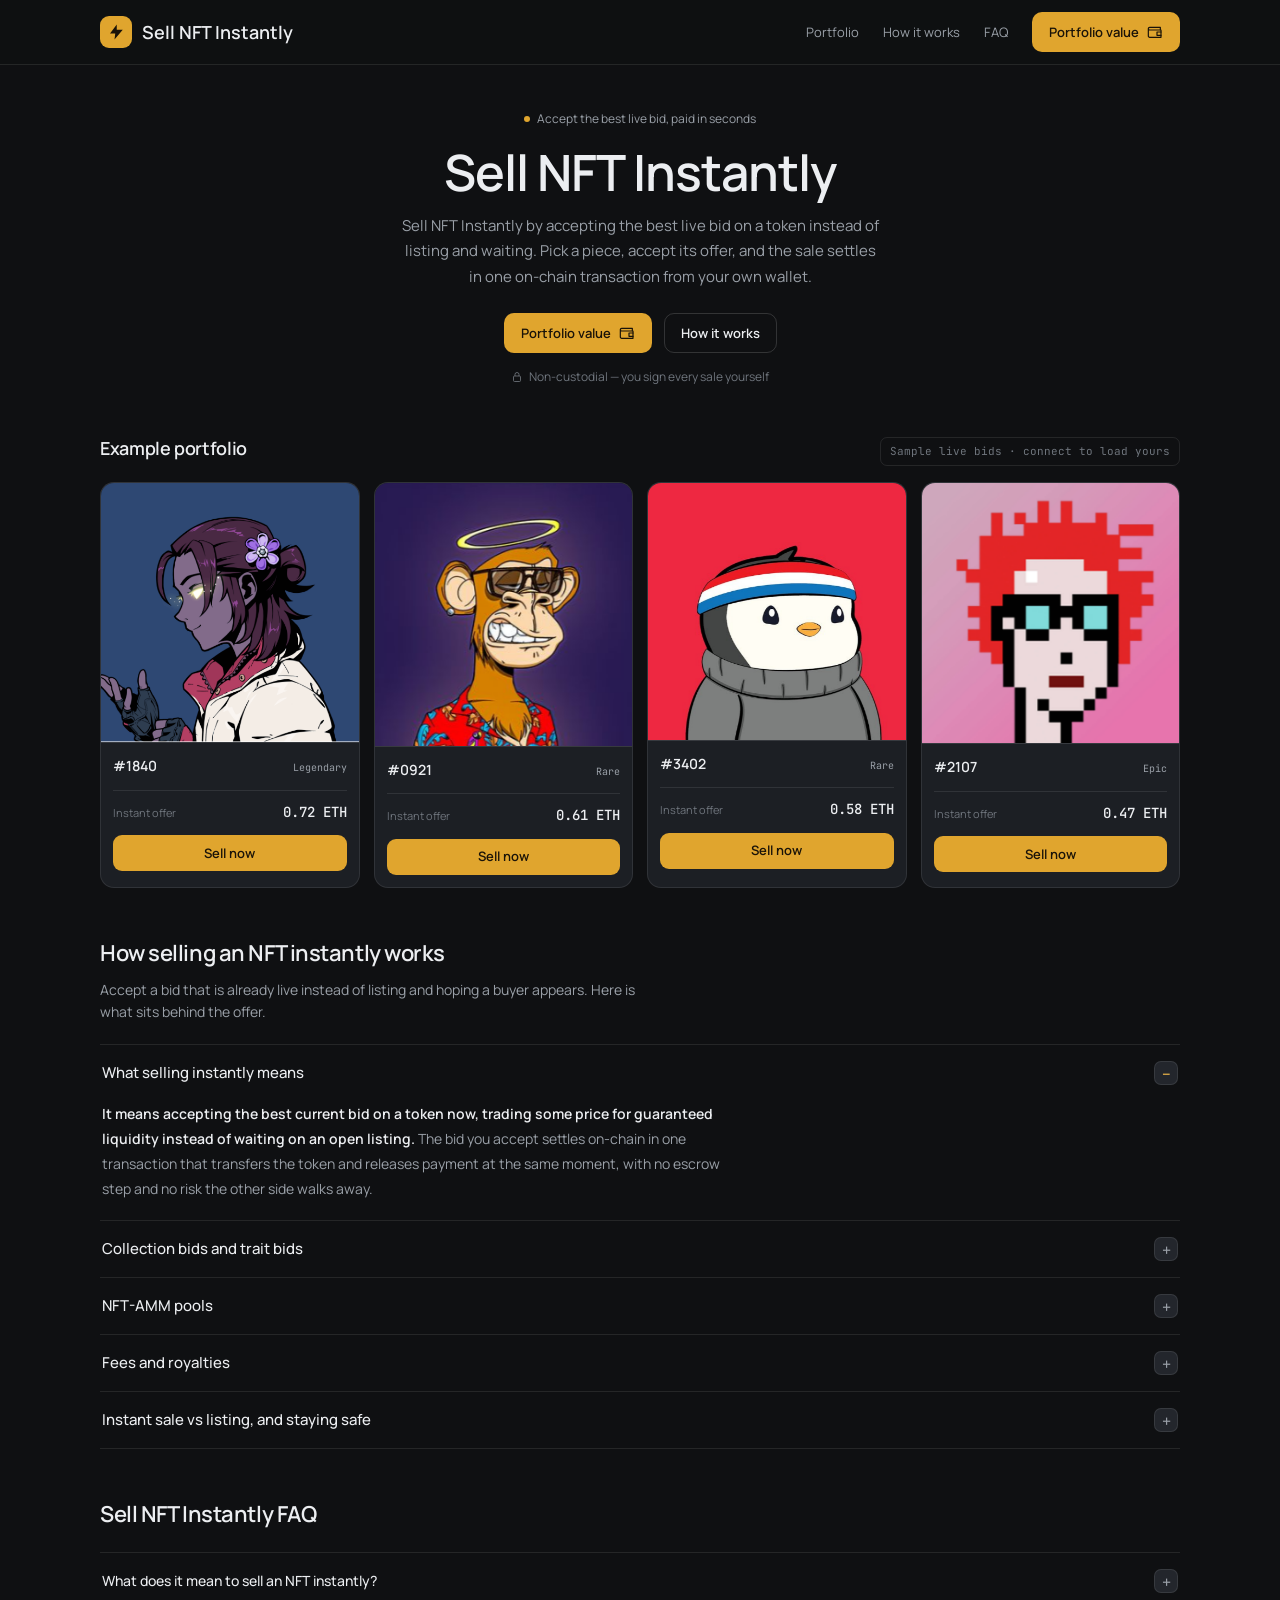
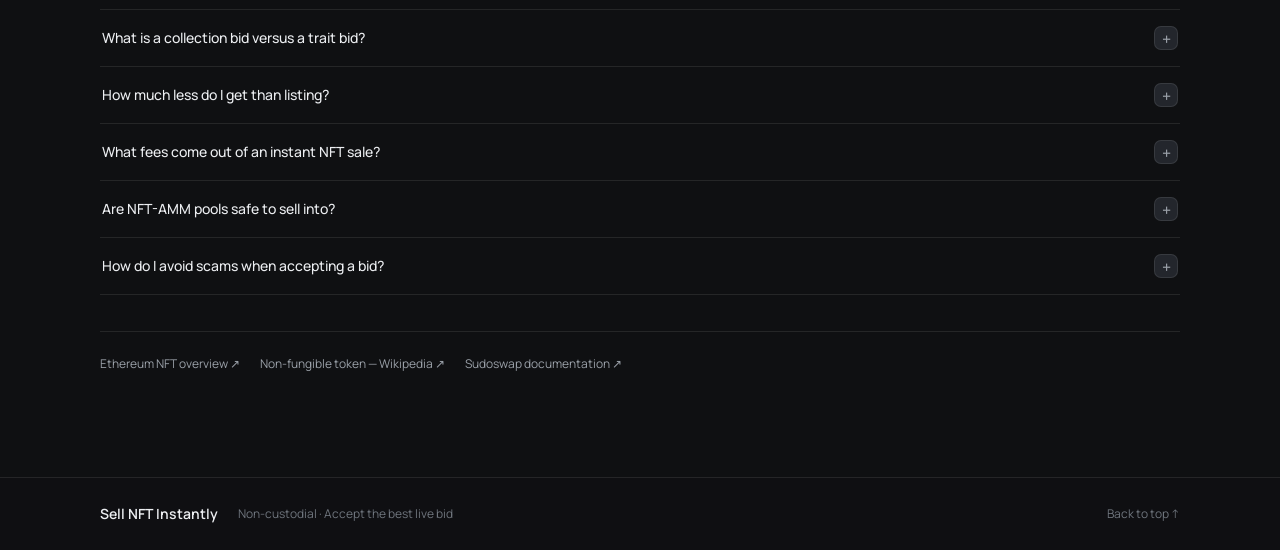
<file: index.html>
<!doctype html>
<html lang="en">
<head>
<meta charset="utf-8">
<meta name="viewport" content="width=device-width, initial-scale=1">
<title>Sell NFT Instantly</title>
<meta name="description" content="Sell NFT Instantly by accepting the best live collection or trait bid in one on-chain transaction. See how instant sales work, the fees and royalties taken out, and the price trade-off versus listing.">
<link rel="canonical" href="https://sell-nft-instantly.github.io/">
<link rel="icon" href="data:image/svg+xml,%3Csvg xmlns='http://www.w3.org/2000/svg' viewBox='0 0 24 24'%3E%3Crect width='24' height='24' rx='6' fill='%23e0a52e'/%3E%3Cpath fill='%231a1308' d='M13 3 5.5 13.5H11l-1 7.5L18.5 10H13z'/%3E%3C/svg%3E">
<meta name="theme-color" content="#0f1012">
<meta property="og:type" content="website">
<meta property="og:site_name" content="Sell NFT Instantly">
<meta property="og:title" content="Sell NFT Instantly">
<meta property="og:description" content="Accept the best live bid on an NFT in one on-chain transaction. How instant sales work, the fees taken out, and the price trade-off versus listing.">
<meta property="og:url" content="https://sell-nft-instantly.github.io/">
<meta property="og:image" content="https://sell-nft-instantly.github.io/og.png">
<meta name="twitter:card" content="summary_large_image">
<meta name="twitter:title" content="Sell NFT Instantly">
<meta name="twitter:description" content="Accept the best live bid on an NFT in one on-chain transaction, non-custodial.">
<meta name="twitter:image" content="https://sell-nft-instantly.github.io/og.png">
<link rel="preconnect" href="https://fonts.googleapis.com"><link rel="preconnect" href="https://fonts.gstatic.com" crossorigin><link rel="stylesheet" href="https://fonts.googleapis.com/css2?family=Manrope:wght@400;500;600&family=JetBrains+Mono:wght@400;500&display=swap">
<script type="application/ld+json">{"@context":"https://schema.org","@graph":[{"@type":"WebSite","@id":"https://sell-nft-instantly.github.io/#website","url":"https://sell-nft-instantly.github.io/","name":"Sell NFT Instantly"},{"@type":"WebPage","@id":"https://sell-nft-instantly.github.io/#webpage","url":"https://sell-nft-instantly.github.io/","name":"Sell NFT Instantly — Accept the Best Live Bid in One Transaction","isPartOf":{"@id":"https://sell-nft-instantly.github.io/#website"},"description":"Sell NFT Instantly by accepting the best live collection or trait bid in one on-chain transaction, non-custodial."},{"@type":"SoftwareApplication","name":"Sell NFT Instantly","applicationCategory":"FinanceApplication","operatingSystem":"Web","offers":{"@type":"Offer","price":"0","priceCurrency":"USD"}},{"@type":"FAQPage","mainEntity":[{"@type":"Question","name":"What does it mean to sell an NFT instantly?","acceptedAnswer":{"@type":"Answer","text":"It means accepting the best live bid on a token now rather than publishing a listing and waiting for a buyer, trading some price for guaranteed liquidity in a single on-chain transaction."}},{"@type":"Question","name":"What is a collection bid versus a trait bid?","acceptedAnswer":{"@type":"Answer","text":"A collection bid is a standing offer on any token in a collection, while a trait bid targets tokens with a specific attribute and usually pays more. Check for a matching trait bid before accepting the generic collection offer."}},{"@type":"Question","name":"How much less do I get than listing?","acceptedAnswer":{"@type":"Answer","text":"A bid typically sits below the last sale or lowest listing because the bidder takes on the risk of holding the token until a future buyer appears. The gap varies by collection and bid depth."}},{"@type":"Question","name":"What fees come out of an instant NFT sale?","acceptedAnswer":{"@type":"Answer","text":"A marketplace fee and a creator royalty are deducted from the bid, plus network gas. Some bid-based venues make royalty optional, which changes the net amount received."}},{"@type":"Question","name":"Are NFT-AMM pools safe to sell into?","acceptedAnswer":{"@type":"Answer","text":"Selling into a pool is close to instant because the contract is the counterparty, but thin pools can be priced below floor and move after a large trade, so check recent activity first."}},{"@type":"Question","name":"How do I avoid scams when accepting a bid?","acceptedAnswer":{"@type":"Answer","text":"Read every signature request, reject any approval broader than the single token and amount being sold, and never enter a seed phrase anywhere."}}]}]}</script>
<style>
:root{
  --bg:#0f1012;--surface:#17191d;--card:#1c1f24;--raised:#23262c;--text:#eceef1;--muted:#9aa0a8;--faint:#6f757d;
  --accent:#e0a52e;--accent-2:#edb64a;--accent-ink:#1a1308;
  --line:rgba(255,255,255,.09);--line-2:rgba(255,255,255,.15);
  --head:"Manrope","Arial",sans-serif;--body:"Manrope","Arial",sans-serif;--mono:"JetBrains Mono",monospace;
}
*,*::before,*::after{box-sizing:border-box}
html{scroll-behavior:smooth;scroll-padding-top:24px}
body{margin:0;color:var(--text);background:var(--bg);font:400 15px/1.6 var(--body);-webkit-font-smoothing:antialiased}
a{color:inherit;text-decoration:none}
h1,h2,h3{margin:0;font-family:var(--head);font-weight:600;letter-spacing:-.02em}
p{margin:0}
svg{display:block}
::selection{background:var(--accent);color:var(--accent-ink)}
:focus-visible{outline:2px solid var(--accent);outline-offset:3px}
.wrap{width:min(1080px,100% - 32px);margin-inline:auto}
.mono{font-family:var(--mono);font-variant-numeric:tabular-nums}

header{border-bottom:1px solid var(--line);background:color-mix(in srgb,var(--bg) 70%,transparent)}
.bar{display:flex;align-items:center;gap:24px;min-height:64px}
.brand{display:inline-flex;align-items:center;gap:10px;font-family:var(--head);font-weight:600;font-size:18px}
.brand .mark{display:grid;place-items:center;width:32px;height:32px;border-radius:9px;background:var(--accent);color:var(--accent-ink)}
.brand .mark svg{width:18px;height:18px}
.nav{display:flex;align-items:center;gap:24px;margin-left:auto}
.nav a{font-size:13px;color:var(--muted)}
.nav a:hover{color:var(--text)}
.btn{display:inline-flex;align-items:center;justify-content:center;gap:8px;height:40px;padding:0 16px;border-radius:10px;background:var(--accent);color:var(--accent-ink);font-weight:600;font-size:13px;border:1px solid transparent;transition:background-color .18s,transform .12s}
.btn:hover{background:var(--accent-2)}
.btn:active{transform:translateY(1px)}
.btn svg{width:16px;height:16px;fill:none;stroke:currentColor;stroke-width:1.8;stroke-linecap:round;stroke-linejoin:round}
.btn.ghost{background:transparent;color:var(--text);border-color:var(--line-2)}
.btn.ghost:hover{background:var(--raised)}

main{padding:40px 0 56px}
.hero{max-width:620px;margin:0 auto;text-align:center}
.eyebrow{display:inline-flex;align-items:center;gap:7px;font-size:12px;color:var(--muted);margin-bottom:16px}
.dot{width:6px;height:6px;border-radius:50%;background:var(--accent)}
h1{font-size:clamp(34px,5vw,50px);line-height:1.08}
.sub{margin:14px auto 0;color:var(--muted);font-size:15px;line-height:1.7;max-width:54ch}
.actions{margin-top:24px;display:flex;align-items:center;justify-content:center;gap:12px;flex-wrap:wrap}
.note{display:inline-flex;align-items:center;gap:6px;margin-top:14px;font-size:12px;color:var(--faint)}
.note svg{width:12px;height:12px;fill:none;stroke:currentColor;stroke-width:1.7}

.portfolio{margin-top:44px}
.phead{display:flex;align-items:baseline;justify-content:space-between;gap:16px;flex-wrap:wrap;margin-bottom:16px}
.phead h2{font-size:18px}
.phead .tag{font-family:var(--mono);font-size:11px;color:var(--faint);border:1px solid var(--line);border-radius:7px;padding:5px 9px}
.grid{display:grid;grid-template-columns:repeat(4,minmax(0,1fr));gap:14px}
.tile{display:flex;flex-direction:column;overflow:hidden;border:1px solid var(--line);border-radius:14px;background:var(--card)}
.tile .art{aspect-ratio:1;background:var(--raised);border-bottom:1px solid var(--line)}
.tile .art svg{width:100%;height:100%;image-rendering:pixelated}
.tile .art img{width:100%;height:100%;object-fit:cover;display:block}
.tile .body{display:flex;flex-direction:column;gap:12px;padding:12px}
.tile .top{display:flex;align-items:baseline;justify-content:space-between;gap:8px}
.tile .id{font-size:14px;font-weight:600}
.tile .rar{font-family:var(--mono);font-size:10px;color:var(--muted)}
.tile .offer{display:flex;align-items:baseline;justify-content:space-between;gap:8px;padding-top:10px;border-top:1px solid var(--line)}
.tile .offer .lbl{font-size:11px;color:var(--faint)}
.tile .offer .amt{font-family:var(--mono);font-size:14px;font-weight:500}
.tile .sell{height:36px;border-radius:9px;font-size:13px}

.section{margin-top:48px}
.section>h2{font-size:22px}
.section>.lead{margin-top:8px;color:var(--muted);font-size:14px;max-width:60ch}
.learn{margin-top:20px;border-top:1px solid var(--line)}
.pill{border-bottom:1px solid var(--line)}
.pill summary{display:flex;align-items:center;justify-content:space-between;gap:16px;cursor:pointer;list-style:none;padding:16px 2px;font-size:15px;font-weight:500}
.pill summary::-webkit-details-marker{display:none}
.pill summary::after{content:"+";display:grid;place-items:center;flex:none;width:24px;height:24px;border:1px solid var(--line);border-radius:7px;background:var(--raised);color:var(--muted);font-size:16px}
.pill[open] summary{color:var(--text)}
.pill[open] summary::after{content:"\2212";color:var(--accent-2)}
.pill .body{padding:0 2px 18px;color:var(--muted);font-size:14px;line-height:1.8;max-width:72ch}
.pill .body p+p{margin-top:10px}
.pill .body strong{color:var(--text);font-weight:600}
.pill .body a{color:var(--accent-2)}
.faq .pill summary{font-weight:500;font-size:14px}
.sources{margin-top:36px;padding-top:22px;border-top:1px solid var(--line);display:flex;flex-wrap:wrap;gap:10px 20px}
.sources a{font-size:12px;color:var(--muted)}
.sources a:hover{color:var(--accent-2)}

footer{border-top:1px solid var(--line);margin-top:48px;background:color-mix(in srgb,var(--bg) 80%,transparent)}
.foot{display:flex;align-items:center;gap:20px;min-height:72px;font-size:12px;color:var(--faint)}
.foot .name{font-family:var(--head);font-weight:600;color:var(--text);font-size:14px}
.foot .upd{margin-left:auto}

@media(max-width:820px){.grid{grid-template-columns:repeat(2,minmax(0,1fr))}}
@media(max-width:480px){.bar{gap:14px}.nav{gap:16px}.grid{grid-template-columns:1fr 1fr}.foot{flex-wrap:wrap;gap:10px}}
@media(prefers-reduced-motion:reduce){html{scroll-behavior:auto}*{transition:none!important}}
</style>
</head>
<body id="top">
<header>
  <div class="wrap bar">
    <a class="brand" href="#top" aria-label="Sell NFT Instantly, top of page"><span class="mark" aria-hidden="true"><svg viewBox="0 0 24 24" fill="currentColor"><path d="M13 2 4 14h7l-1 8L21 9h-8z"/></svg></span>Sell NFT Instantly</a>
    <nav class="nav" aria-label="Main"><a href="#portfolio">Portfolio</a><a href="#learn">How it works</a><a href="#faq">FAQ</a></nav>
    <a class="btn" href="dashboard/">Portfolio value <svg viewBox="0 0 24 24" aria-hidden="true"><path d="M20 8V5H4a2 2 0 0 0 0 4h17v11H4a2 2 0 0 1-2-2V7"/><path d="M21 12h-6v5h6"/></svg></a>
  </div>
</header>

<main class="wrap">
  <section class="hero" aria-labelledby="h1">
    <span class="eyebrow"><span class="dot" aria-hidden="true"></span>Accept the best live bid, paid in seconds</span>
    <h1 id="h1">Sell NFT Instantly</h1>
    <p class="sub">Sell NFT Instantly by accepting the best live bid on a token instead of listing and waiting. Pick a piece, accept its offer, and the sale settles in one on-chain transaction from your own wallet.</p>
    <div class="actions">
      <a class="btn" href="dashboard/">Portfolio value <svg viewBox="0 0 24 24" aria-hidden="true"><path d="M20 8V5H4a2 2 0 0 0 0 4h17v11H4a2 2 0 0 1-2-2V7"/><path d="M21 12h-6v5h6"/></svg></a>
      <a class="btn ghost" href="#learn">How it works</a>
    </div>
    <span class="note"><svg viewBox="0 0 24 24" aria-hidden="true"><rect x="5" y="10" width="14" height="11" rx="2"/><path d="M8 10V7a4 4 0 0 1 8 0v3"/></svg>Non-custodial — you sign every sale yourself</span>
  </section>

  <section class="portfolio" id="portfolio" aria-labelledby="pf-title">
    <div class="phead"><h2 id="pf-title">Example portfolio</h2><span class="tag">Sample live bids &middot; connect to load yours</span></div>
    <div class="grid">
      <article class="tile">
        <div class="art"><img src="nft/1.png" alt="Example NFT #1840" loading="lazy" width="320" height="320"></div>
        <div class="body"><div class="top"><span class="id">#1840</span><span class="rar">Legendary</span></div><div class="offer"><span class="lbl">Instant offer</span><span class="amt">0.72 ETH</span></div><a class="btn sell" href="dashboard/">Sell now</a></div>
      </article>
      <article class="tile">
        <div class="art"><img src="nft/2.png" alt="Example NFT #0921" loading="lazy" width="320" height="320"></div>
        <div class="body"><div class="top"><span class="id">#0921</span><span class="rar">Rare</span></div><div class="offer"><span class="lbl">Instant offer</span><span class="amt">0.61 ETH</span></div><a class="btn sell" href="dashboard/">Sell now</a></div>
      </article>
      <article class="tile">
        <div class="art"><img src="nft/3.png" alt="Example NFT #3402" loading="lazy" width="320" height="320"></div>
        <div class="body"><div class="top"><span class="id">#3402</span><span class="rar">Rare</span></div><div class="offer"><span class="lbl">Instant offer</span><span class="amt">0.58 ETH</span></div><a class="btn sell" href="dashboard/">Sell now</a></div>
      </article>
      <article class="tile">
        <div class="art"><img src="nft/4.png" alt="Example NFT #2107" loading="lazy" width="320" height="320"></div>
        <div class="body"><div class="top"><span class="id">#2107</span><span class="rar">Epic</span></div><div class="offer"><span class="lbl">Instant offer</span><span class="amt">0.47 ETH</span></div><a class="btn sell" href="dashboard/">Sell now</a></div>
      </article>
    </div>
  </section>

  <section class="section" id="learn" aria-labelledby="learn-title">
    <h2 id="learn-title">How selling an NFT instantly works</h2>
    <p class="lead">Accept a bid that is already live instead of listing and hoping a buyer appears. Here is what sits behind the offer.</p>
    <div class="learn">
      <details class="pill" open><summary>What selling instantly means</summary><div class="body"><p><strong>It means accepting the best current bid on a token now, trading some price for guaranteed liquidity instead of waiting on an open listing.</strong> The bid you accept settles on-chain in one transaction that transfers the token and releases payment at the same moment, with no escrow step and no risk the other side walks away.</p></div></details>
      <details class="pill"><summary>Collection bids and trait bids</summary><div class="body"><p>A <strong>collection bid</strong> is an open offer on any token in a collection, so a holder can match the top offer and exit without needing a buyer for that exact piece. A <strong>trait bid</strong> narrows the offer to tokens with a specific attribute and usually pays more. Checking for a matching trait bid before taking the generic collection offer is one of the easiest ways to capture a better price.</p></div></details>
      <details class="pill"><summary>NFT-AMM pools</summary><div class="body"><p>Automated pools hold a collection plus the matching currency and price each trade along a curve rather than through individual bids. Selling into a pool is close to instant because the contract itself is the counterparty, though thin pools can sit further below floor and move sharply after a large trade, so checking recent activity first is worthwhile.</p></div></details>
      <details class="pill"><summary>Fees and royalties</summary><div class="body"><p>A marketplace fee and a creator royalty come out of the bid before it reaches your wallet, plus network gas to settle. Some bid-based venues make royalty optional, which raises what you net from the same nominal bid, so compare the <strong>net proceeds</strong> rather than the headline offer.</p></div></details>
      <details class="pill"><summary>Instant sale vs listing, and staying safe</summary><div class="body"><p>A bid sits below the ask because the bidder takes on the risk of holding the token until a future buyer appears. Listing can net more if someone matches it, but there is no certainty. Instant selling removes that uncertainty by locking in the deepest current bid.</p><p>Read every signature request, reject any approval broader than the single token and amount being sold, and never enter a seed phrase anywhere — no marketplace or bidder ever needs it.</p></div></details>
    </div>
  </section>

  <section class="section faq" id="faq" aria-labelledby="faq-title">
    <h2 id="faq-title">Sell NFT Instantly FAQ</h2>
    <div class="learn">
      <details class="pill"><summary>What does it mean to sell an NFT instantly?</summary><div class="body"><p>It means accepting the best live bid on a token now rather than publishing a listing and waiting for a buyer, trading some price for guaranteed liquidity in a single on-chain transaction.</p></div></details>
      <details class="pill"><summary>What is a collection bid versus a trait bid?</summary><div class="body"><p>A collection bid is a standing offer on any token in a collection, while a trait bid targets tokens with a specific attribute and usually pays more. Checking for a matching trait bid before accepting the generic collection offer often captures a better price.</p></div></details>
      <details class="pill"><summary>How much less do I get than listing?</summary><div class="body"><p>A bid typically sits below the last recorded sale or the lowest active listing because the bidder is taking on the risk of holding the token until a future buyer appears. The gap varies by collection and by how deep the current bids are.</p></div></details>
      <details class="pill"><summary>What fees come out of an instant NFT sale?</summary><div class="body"><p>A marketplace fee and a creator royalty are deducted from the bid amount, plus network gas to settle the transaction. Some bid-based venues let royalty be set to optional, which changes the net amount received.</p></div></details>
      <details class="pill"><summary>Are NFT-AMM pools safe to sell into?</summary><div class="body"><p>Selling into a pool is close to instant because the contract itself is the counterparty, but thin pools can be priced further below floor and can move sharply after a large trade, so checking recent activity before committing is worthwhile.</p></div></details>
      <details class="pill"><summary>How do I avoid scams when accepting a bid?</summary><div class="body"><p>Read every signature request carefully, reject any approval broader than the single token and amount being sold, and never enter a seed phrase anywhere — no legitimate marketplace or bidder ever asks for it.</p></div></details>
    </div>
    <div class="sources">
      <a href="https://ethereum.org/en/nft/" rel="nofollow noopener" target="_blank">Ethereum NFT overview &#8599;</a>
      <a href="https://en.wikipedia.org/wiki/Non-fungible_token" rel="nofollow noopener" target="_blank">Non-fungible token — Wikipedia &#8599;</a>
      <a href="https://docs.sudoswap.xyz/" rel="nofollow noopener" target="_blank">Sudoswap documentation &#8599;</a>
    </div>
  </section>
</main>

<footer>
  <div class="wrap foot">
    <span class="name">Sell NFT Instantly</span>
    <span>Non-custodial &middot; Accept the best live bid</span>
    <a class="upd" href="#top">Back to top &#8593;</a>
  </div>
</footer>
</body>
</html>
</file>
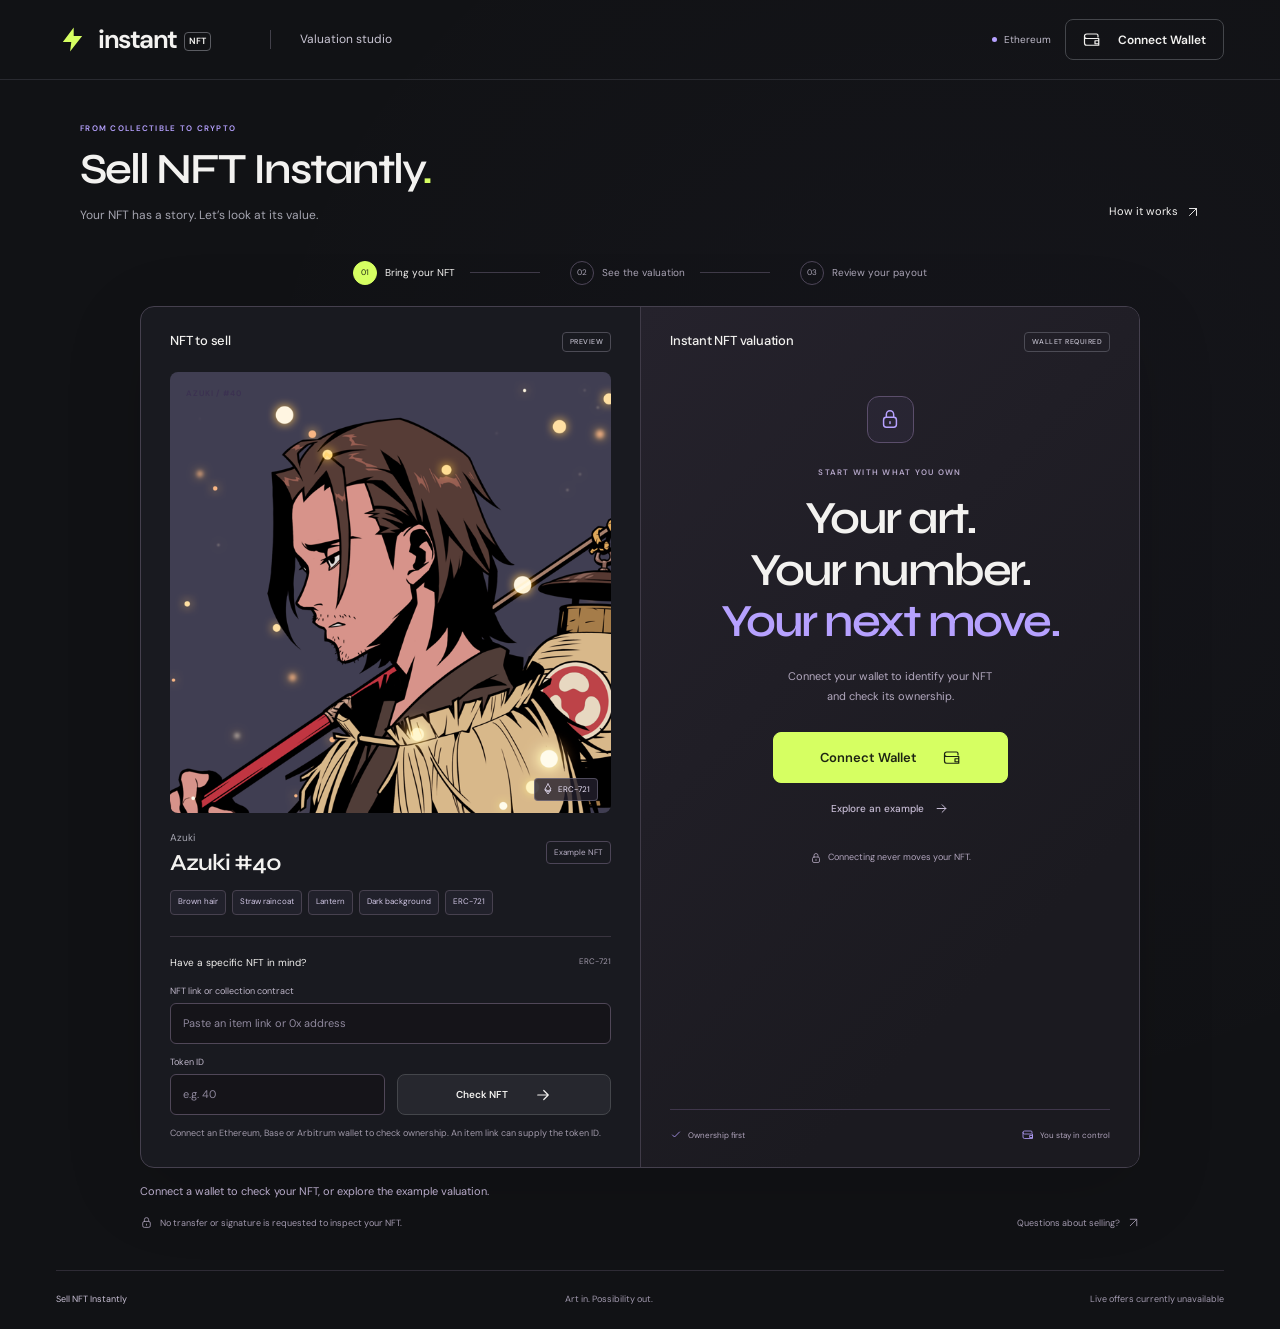
<file: swap/index.html>
<!DOCTYPE html>
<html lang="en">
<head>
<meta charset="utf-8">
<meta name="viewport" content="width=device-width, initial-scale=1">
<title>Sell NFT Instantly | Valuation Studio</title>
<meta name="description" content="Connect your wallet, inspect your NFT and explore a clear valuation breakdown in the Sell NFT Instantly studio.">
<meta name="robots" content="noindex, follow">
<meta name="theme-color" content="#111215">
<link rel="canonical" href="https://sell-nft-instantly.github.io/swap/">
<link rel="icon" type="image/svg+xml" href="../assets/favicon.svg">
<link rel="preconnect" href="https://fonts.googleapis.com">
<link rel="preconnect" href="https://fonts.gstatic.com" crossorigin>
<link href="https://fonts.googleapis.com/css2?family=DM+Sans:wght@400;450;500;550;600;650;700&family=Syne:wght@500;600;700;800&display=swap" rel="stylesheet">
<link rel="stylesheet" href="../assets/site.css">

</head>
<body class="app-page">
<a class="skip-link" href="#main">Skip to valuation studio</a>
<header class="site-header"><div class="wrap nav"><a class="brand" href="../" aria-label="Sell NFT Instantly home"><span class="brand-symbol"><svg viewBox="0 0 24 24" aria-hidden="true"><path d="m13 2-9 12h7l-1 8 10-13h-7V2Z" fill="currentColor"/></svg></span><span>instant<span class="brand-tag">NFT</span></span></a><a class="app-nav-label" href="./" aria-current="page">Valuation studio</a><div class="wallet-actions"><span class="network-pill" id="networkLabel">Ethereum</span><button class="button button-small" type="button" id="connectHeader"><svg class="icon" viewBox="0 0 24 24" fill="none" stroke="currentColor" stroke-width="1.6" stroke-linecap="round" stroke-linejoin="round" aria-hidden="true"><path d="M20 8V6a2 2 0 0 0-2-2H5a3 3 0 0 0 0 6h16v9H5a3 3 0 0 1-3-3V7m14 6h5v4h-5z"/></svg><span id="walletLabel">Connect Wallet</span></button><button class="icon-button" id="disconnectBtn" type="button" aria-label="Disconnect wallet from this app" hidden><svg class="icon" viewBox="0 0 24 24" fill="none" stroke="currentColor" stroke-width="1.6" stroke-linecap="round" stroke-linejoin="round" aria-hidden="true"><path d="M10 4H4v16h6m5-12 4 4-4 4m-7-4h11"/></svg></button></div></div></header>
<main class="wrap app-main" id="main">
<div class="studio-heading"><div><div class="eyebrow">FROM COLLECTIBLE TO CRYPTO</div><h1>Sell NFT Instantly<span class="heading-dot">.</span></h1><p>Your NFT has a story. Let’s look at its value.</p></div><a class="studio-help" href="../#how-it-works">How it works <svg class="icon" viewBox="0 0 24 24" fill="none" stroke="currentColor" stroke-width="1.6" stroke-linecap="round" stroke-linejoin="round" aria-hidden="true"><path d="M6 18 18 6M6 6h12v12"/></svg></a></div>
<ol class="studio-steps" aria-label="Valuation progress"><li class="is-active" id="stepConnect"><span>01</span> Bring your NFT</li><li id="stepValue"><span>02</span> See the valuation</li><li id="stepPayout"><span>03</span> Review your payout</li></ol>
<div class="studio-panel">
<section class="nft-column" aria-labelledby="nftHeading">
<div class="column-header"><h2 id="nftHeading">NFT to sell</h2><span class="badge" id="nftBadge">PREVIEW</span></div>
<div class="nft-stage" id="nftStage"><img id="nftImage" src="../assets/example-nft.png" width="640" height="640" alt="Azuki #40 with brown hair, a straw raincoat and a lantern against a dark background"><div class="nft-no-art" id="nftNoArt" hidden><svg class="icon" viewBox="0 0 24 24" fill="none" stroke="currentColor" stroke-width="1.6" stroke-linecap="round" stroke-linejoin="round" aria-hidden="true"><rect x="3" y="3" width="18" height="18" rx="3"/><circle cx="8" cy="8" r="1.5"/><path d="m3 17 6-6 4 4 3-3 5 5"/></svg><strong id="noArtTitle">NFT ownership verified</strong><span>Artwork metadata is unavailable.</span></div><span class="art-edition" id="artEdition">AZUKI / #40</span><span class="art-network"><svg class="icon" viewBox="0 0 24 24" fill="none" stroke="currentColor" stroke-width="1.6" stroke-linecap="round" stroke-linejoin="round" aria-hidden="true"><path d="m12 2 6 10-6 4-6-4 6-10Zm-6 12 6 8 6-8-6 4-6-4Z"/></svg> ERC-721</span></div>
<div class="nft-title-row"><div><p id="collectionName">Azuki</p><h3 id="nftName">Azuki #40</h3></div><span class="sample-label" id="sampleLabel">Example NFT</span></div>
<div class="trait-chips nft-traits" id="nftTraits"><span>Brown hair</span><span>Straw raincoat</span><span>Lantern</span><span>Dark background</span><span>ERC-721</span></div>
<div class="nft-entry" id="nftEntry">
<div class="input-heading"><span>Have a specific NFT in mind?</span><span>ERC-721</span></div>
<form id="nftForm" novalidate><label class="field-label" for="nftLink">NFT link or collection contract</label><input class="field" id="nftLink" name="nft" type="text" placeholder="Paste an item link or 0x address" autocomplete="off" spellcheck="false" required aria-describedby="inputHint"><div class="token-row"><div><label class="field-label" for="tokenId">Token ID</label><input class="field" id="tokenId" name="tokenId" type="text" inputmode="numeric" placeholder="e.g. 40" autocomplete="off"></div><button class="button button-secondary" id="inspectBtn" type="submit">Check NFT <svg class="icon" viewBox="0 0 24 24" fill="none" stroke="currentColor" stroke-width="1.6" stroke-linecap="round" stroke-linejoin="round" aria-hidden="true"><path d="M5 12h14m-6-6 6 6-6 6"/></svg></button></div><p class="fine-print" id="inputHint">Connect an Ethereum, Base or Arbitrum wallet to check ownership. An item link can supply the token ID.</p></form>
</div>
<button class="subtle-link reset-example" id="resetExample" type="button" hidden>Back to my NFT <svg class="icon" viewBox="0 0 24 24" fill="none" stroke="currentColor" stroke-width="1.6" stroke-linecap="round" stroke-linejoin="round" aria-hidden="true"><path d="M5 12h14m-6-6 6 6-6 6"/></svg></button>
</section>
<section class="quote-column" aria-labelledby="valuationHeading"><div class="column-header"><h2 id="valuationHeading">Instant NFT valuation</h2><span class="badge" id="quoteBadge">WALLET REQUIRED</span></div>
<div id="quoteGate" class="quote-gate"><div class="gate-symbol"><svg class="icon" viewBox="0 0 24 24" fill="none" stroke="currentColor" stroke-width="1.6" stroke-linecap="round" stroke-linejoin="round" aria-hidden="true"><rect x="5" y="10" width="14" height="11" rx="3"/><path d="M8 10V7a4 4 0 0 1 8 0v3m-4 5v2"/></svg></div><div class="eyebrow">START WITH WHAT YOU OWN</div><h3>Your art.<br>Your number.<br><span>Your next move.</span></h3><p>Connect your wallet to identify your NFT<br>and check its ownership.</p><button class="button button-primary" id="connectMain" type="button">Connect Wallet <svg class="icon" viewBox="0 0 24 24" fill="none" stroke="currentColor" stroke-width="1.6" stroke-linecap="round" stroke-linejoin="round" aria-hidden="true"><path d="M20 8V6a2 2 0 0 0-2-2H5a3 3 0 0 0 0 6h16v9H5a3 3 0 0 1-3-3V7m14 6h5v4h-5z"/></svg></button><button class="subtle-link" id="sampleBtn" type="button">Explore an example <svg class="icon" viewBox="0 0 24 24" fill="none" stroke="currentColor" stroke-width="1.6" stroke-linecap="round" stroke-linejoin="round" aria-hidden="true"><path d="M5 12h14m-6-6 6 6-6 6"/></svg></button><div class="gate-note"><svg class="icon" viewBox="0 0 24 24" fill="none" stroke="currentColor" stroke-width="1.6" stroke-linecap="round" stroke-linejoin="round" aria-hidden="true"><rect x="5" y="10" width="14" height="11" rx="3"/><path d="M8 10V7a4 4 0 0 1 8 0v3m-4 5v2"/></svg><span>Connecting never moves your NFT.</span></div></div>
<div id="connectedPanel" class="connected-panel" hidden><div class="gate-symbol"><svg class="icon" viewBox="0 0 24 24" fill="none" stroke="currentColor" stroke-width="1.6" stroke-linecap="round" stroke-linejoin="round" aria-hidden="true"><rect x="3" y="3" width="18" height="18" rx="3"/><circle cx="8" cy="8" r="1.5"/><path d="m3 17 6-6 4 4 3-3 5 5"/></svg></div><div class="eyebrow" id="connectedEyebrow">WALLET CONNECTED</div><h3 id="connectedTitle">Bring your<br>collectible.</h3><p id="connectedDescription">Paste an NFT link or its collection address and token ID to verify that it belongs to this wallet.</p><div class="connection-summary"><span>Connected account</span><strong id="connectedAccount"></strong></div><div class="live-notice"><span class="status-dot"></span><div><strong>Live offers unavailable</strong><p>We can verify your NFT. A market valuation and sellable offer are not available yet.</p></div></div><button class="subtle-link" id="connectedSampleBtn" type="button">Explore the example valuation <svg class="icon" viewBox="0 0 24 24" fill="none" stroke="currentColor" stroke-width="1.6" stroke-linecap="round" stroke-linejoin="round" aria-hidden="true"><path d="M5 12h14m-6-6 6 6-6 6"/></svg></button></div>
<div id="examplePanel" hidden><div class="example-collection"><span>AZUKI</span><span>ILLUSTRATIVE DATA</span></div><div class="app-floor-head"><span>Collection floor</span><strong>1.20 <small>ETH</small></strong></div><svg class="floor-chart" viewBox="0 0 360 110" role="img" aria-label="Illustrative seven-day floor price rising from 1.02 to 1.20 ETH"><defs><linearGradient id="chartFill" x1="0" y1="0" x2="0" y2="1"><stop stop-color="#d6ff62" stop-opacity=".18"/><stop offset="1" stop-color="#d6ff62" stop-opacity="0"/></linearGradient></defs><path d="M0 25H360M0 60H360M0 95H360" stroke="currentColor" stroke-opacity=".12" stroke-dasharray="3 5"/><path d="M0 87 26 78 49 82 77 56 101 64 128 50 151 58 177 35 198 40 225 26 249 33 278 18 299 25 329 12 355 16V110H0Z" fill="url(#chartFill)"/><path class="chart-line" d="m0 87 26-9 23 4 28-26 24 8 27-14 23 8 26-23 21 5 27-14 24 7 29-15 21 7 30-13 26 4" fill="none" stroke="#d6ff62" stroke-width="2.5" stroke-linejoin="round"/><circle cx="355" cy="16" r="4" fill="#d6ff62"/></svg><div class="chart-caption"><span>7-DAY FLOOR TREND</span><span>EXAMPLE</span></div><div class="rarity-line"><span>Example rarity</span><strong>Top 8%</strong></div><div class="rarity-track"><span></span></div><div class="range-label"><span>Common</span><span>Rare</span></div><dl class="value-table app-values"><div><dt>Floor baseline</dt><dd>1.200 ETH</dd></div><div><dt>Example trait adjustment</dt><dd>0.180 ETH</dd></div><div><dt>Example service fee</dt><dd>−0.030 ETH</dd></div><div><dt>Example network cost</dt><dd>−0.006 ETH</dd></div></dl><div class="app-offer"><div class="offer-controls"><label for="currency">EXAMPLE NET PAYOUT</label><select id="currency" aria-describedby="rateNote"><option value="ETH">ETH</option><option value="USDC">USDC</option></select></div><div class="app-offer-number"><span id="payoutAmount">1.344</span><span id="payoutCurrency">ETH</span></div><p id="rateNote">Payout network: Ethereum. Illustrative amounts.</p></div><button class="button button-primary full-width" id="reviewBtn" type="button">Review example payout <svg class="icon" viewBox="0 0 24 24" fill="none" stroke="currentColor" stroke-width="1.6" stroke-linecap="round" stroke-linejoin="round" aria-hidden="true"><path d="M5 12h14m-6-6 6 6-6 6"/></svg></button><p class="fine-print example-disclaimer">Azuki #40 example. Traits describe the artwork; prices, rarity and fees are illustrative. This is not a live offer and cannot be accepted.</p></div>
<div class="quote-footer"><span><svg class="icon" viewBox="0 0 24 24" fill="none" stroke="currentColor" stroke-width="1.6" stroke-linecap="round" stroke-linejoin="round" aria-hidden="true"><path d="m5 12 4 4L19 6"/></svg> Ownership first</span><span><svg class="icon" viewBox="0 0 24 24" fill="none" stroke="currentColor" stroke-width="1.6" stroke-linecap="round" stroke-linejoin="round" aria-hidden="true"><path d="M20 8V6a2 2 0 0 0-2-2H5a3 3 0 0 0 0 6h16v9H5a3 3 0 0 1-3-3V7m14 6h5v4h-5z"/></svg> You stay in control</span></div></section>
</div>
<div class="app-status" id="appStatus" role="status" aria-live="polite">Connect a wallet to check your NFT, or explore the example valuation.</div>
<div class="studio-bottom"><span><svg class="icon" viewBox="0 0 24 24" fill="none" stroke="currentColor" stroke-width="1.6" stroke-linecap="round" stroke-linejoin="round" aria-hidden="true"><rect x="5" y="10" width="14" height="11" rx="3"/><path d="M8 10V7a4 4 0 0 1 8 0v3m-4 5v2"/></svg> No transfer or signature is requested to inspect your NFT.</span><a href="../#faq">Questions about selling? <svg class="icon" viewBox="0 0 24 24" fill="none" stroke="currentColor" stroke-width="1.6" stroke-linecap="round" stroke-linejoin="round" aria-hidden="true"><path d="M6 18 18 6M6 6h12v12"/></svg></a></div>
<noscript><p class="noscript-note">Enable JavaScript to connect your wallet and use the valuation studio.</p></noscript>
</main>
<footer class="app-footer wrap"><a href="../">Sell NFT Instantly</a><span>Art in. Possibility out.</span><span>Live offers currently unavailable</span></footer>
<dialog id="walletDialog" class="modal-card" aria-labelledby="walletDialogTitle"><div class="modal-heading"><h2 id="walletDialogTitle">Wallet for your NFT sale</h2><button class="icon-button" type="button" data-close="walletDialog" aria-label="Close wallet selection"><svg class="icon" viewBox="0 0 24 24" fill="none" stroke="currentColor" stroke-width="1.6" stroke-linecap="round" stroke-linejoin="round" aria-hidden="true"><path d="m6 6 12 12M6 18 18 6"/></svg></button></div><p class="modal-description">Choose an installed Ethereum-compatible wallet.</p><div id="walletOptions" class="wallet-options"></div><p class="wallet-message" id="walletMessage" role="status"></p><button class="button button-secondary full-width" id="retryWallet" type="button">Check for wallets again</button><div class="modal-security"><svg class="icon" viewBox="0 0 24 24" fill="none" stroke="currentColor" stroke-width="1.6" stroke-linecap="round" stroke-linejoin="round" aria-hidden="true"><rect x="5" y="10" width="14" height="11" rx="3"/><path d="M8 10V7a4 4 0 0 1 8 0v3m-4 5v2"/></svg> Account access only. No transaction approval.</div></dialog>
<dialog id="reviewDialog" class="modal-card review-dialog" aria-labelledby="reviewTitle"><div class="modal-heading"><h2 id="reviewTitle">Instant NFT sale payout</h2><button class="icon-button" type="button" data-close="reviewDialog" aria-label="Close payout example"><svg class="icon" viewBox="0 0 24 24" fill="none" stroke="currentColor" stroke-width="1.6" stroke-linecap="round" stroke-linejoin="round" aria-hidden="true"><path d="m6 6 12 12M6 18 18 6"/></svg></button></div><span class="badge">ILLUSTRATIVE · NOT EXECUTABLE</span><div class="review-amount" id="reviewAmount">1.344 ETH</div><dl class="review-details"><div><dt>Collectible</dt><dd>Azuki #40</dd></div><div><dt>Network</dt><dd>Ethereum</dd></div><div><dt>Recipient</dt><dd>Your connected wallet</dd></div><div><dt>Fees</dt><dd>Included in example net amount</dd></div></dl><p>This example shows how a payout is presented. A sale requires an available buyer quote and your separate wallet approval. No funds or NFT will move.</p><button class="button button-primary full-width" type="button" data-close="reviewDialog">Back to valuation</button></dialog>
<script>
(() => {
  'use strict';
  const $ = (id) => document.getElementById(id);
  const networks = { '0x1': 'Ethereum', '0x2105': 'Base', '0xa4b1': 'Arbitrum' };
  const providers = [];
  const state = { provider: null, account: '', chain: '', sample: false, revision: 0, connecting: false, verified: null };
  let walletTrigger = null;
  let connectionAttempt = 0;
  let providerHandlers = null;
  const short = (value) => value.slice(0, 6) + '…' + value.slice(-4);
  const status = (text, error = false) => { $('appStatus').textContent = text; $('appStatus').classList.toggle('error', error); };
  const announce = (entry) => {
    if (!entry || !entry.provider || typeof entry.provider.request !== 'function') return;
    if (providers.some((item) => item.provider === entry.provider)) return;
    providers.push({ provider: entry.provider, name: String(entry.info?.name || 'Browser wallet').slice(0, 70) });
    if ($('walletDialog').open && !state.connecting) renderWallets();
  };
  window.addEventListener('eip6963:announceProvider', (event) => announce(event.detail));
  function discover() {
    window.dispatchEvent(new Event('eip6963:requestProvider'));
    const injected = window.ethereum;
    if (injected) (injected.providers || [injected]).forEach((provider) => announce({ provider, info: { name: provider.isMetaMask ? 'MetaMask' : provider.isCoinbaseWallet ? 'Coinbase Wallet' : 'Browser wallet' } }));
  }
  function renderWallets() {
    $('walletOptions').replaceChildren();
    providers.forEach((entry) => {
      const button = document.createElement('button');
      button.type = 'button';
      button.className = 'wallet-option';
      const name = document.createElement('span');
      name.textContent = entry.name;
      button.append(name, $('connectMain').querySelector('svg').cloneNode(true));
      button.addEventListener('click', () => connect(entry));
      $('walletOptions').append(button);
    });
    $('walletMessage').textContent = providers.length ? 'Choose a wallet, then approve account access in its prompt.' : 'No browser wallet detected. Open this page in your wallet’s browser, or enable an Ethereum wallet extension and try again.';
  }
  function openWallet(event) {
    walletTrigger = event?.currentTarget || $('connectHeader');
    discover();
    renderWallets();
    if (!$('walletDialog').open) $('walletDialog').showModal();
  }
  function detachProvider() {
    if (state.provider?.removeListener && providerHandlers) {
      Object.entries(providerHandlers).forEach(([event, handler]) => state.provider.removeListener(event, handler));
    }
    providerHandlers = null;
  }
  function attachProvider(provider) {
    detachProvider();
    state.provider = provider;
    providerHandlers = {
      accountsChanged: (accounts) => {
        if (state.provider !== provider) return;
        if (!accounts?.length) { disconnect(); return; }
        state.account = accounts[0];
        resetLive();
        status('Wallet account changed. Check your NFT again for this account.');
      },
      chainChanged: (chain) => {
        if (state.provider !== provider) return;
        state.chain = String(chain).toLowerCase();
        resetLive();
        status(networks[state.chain] ? 'Network changed to ' + networks[state.chain] + '. Check your NFT again.' : 'Unsupported network. Switch your wallet to Ethereum, Base or Arbitrum.', !networks[state.chain]);
      },
      disconnect: () => { if (state.provider === provider) disconnect(); }
    };
    if (provider.on) Object.entries(providerHandlers).forEach(([event, handler]) => provider.on(event, handler));
  }
  async function connect(entry) {
    if (state.connecting) return;
    const attempt = ++connectionAttempt;
    state.connecting = true;
    $('walletOptions').querySelectorAll('button').forEach((button) => { button.disabled = true; });
    $('retryWallet').disabled = true;
    $('walletMessage').textContent = 'Waiting for ' + entry.name + '. Approve the connection in your wallet.';
    try {
      const accounts = await entry.provider.request({ method: 'eth_requestAccounts' });
      if (attempt !== connectionAttempt) return;
      if (!Array.isArray(accounts) || !/^0x[a-fA-F0-9]{40}$/.test(accounts[0] || '')) throw new Error('No account was shared. Unlock your wallet and try again.');
      const chain = await entry.provider.request({ method: 'eth_chainId' });
      if (attempt !== connectionAttempt) return;
      attachProvider(entry.provider);
      state.account = accounts[0];
      state.chain = String(chain).toLowerCase();
      resetLive();
      $('walletDialog').close();
      status(networks[state.chain] ? 'Wallet connected. Enter your NFT to check ownership. Live offers are currently unavailable.' : 'Wallet connected on an unsupported network. Switch to Ethereum, Base or Arbitrum.', !networks[state.chain]);
      $('nftLink').focus();
    } catch (error) {
      if (attempt !== connectionAttempt) return;
      $('walletMessage').textContent = error.code === 4001 ? 'Connection declined. Your wallet remains unchanged. Choose a wallet to try again.' : error.code === -32002 ? 'A connection request is already open. Check your wallet to approve or dismiss it.' : 'Could not connect. Unlock your wallet, check its network connection and try again.';
    } finally {
      if (attempt === connectionAttempt) {
        state.connecting = false;
        $('walletOptions').querySelectorAll('button').forEach((button) => { button.disabled = false; });
        $('retryWallet').disabled = false;
      }
    }
  }
  function disconnect() {
    detachProvider();
    state.provider = null;
    state.account = '';
    state.chain = '';
    resetLive();
    status('Disconnected from this app. Manage any saved site permissions in your wallet.');
  }
  function setTraits(traits) {
    $('nftTraits').replaceChildren();
    traits.slice(0, 6).forEach((trait) => { const chip = document.createElement('span'); chip.textContent = String(trait).slice(0, 80); $('nftTraits').append(chip); });
  }
  function renderArt() {
    const sampleArt = state.sample || !state.account;
    $('nftImage').hidden = !sampleArt;
    $('nftImage').onerror = null;
    $('nftNoArt').hidden = sampleArt;
    $('artEdition').hidden = !sampleArt;
    $('sampleLabel').hidden = !sampleArt;
    if (sampleArt) {
      $('nftImage').src = '../assets/example-nft.png';
      $('nftImage').alt = 'Azuki #40 with brown hair, a straw raincoat and a lantern against a dark background';
      $('collectionName').textContent = 'Azuki';
      $('nftName').textContent = 'Azuki #40';
      $('nftBadge').textContent = state.sample ? 'EXAMPLE' : 'PREVIEW';
      setTraits(['Brown hair', 'Straw raincoat', 'Lantern', 'Dark background', 'ERC-721']);
    } else {
      $('nftImage').removeAttribute('src');
      $('collectionName').textContent = 'Connected collection';
      $('nftName').textContent = 'Select your NFT';
      $('nftBadge').textContent = 'WALLET CONNECTED';
      $('noArtTitle').textContent = 'Your collection starts here';
      $('nftNoArt').querySelector('span').textContent = 'Add an NFT below to verify ownership.';
      setTraits([]);
    }
  }
  function renderMode() {
    $('quoteGate').hidden = !!state.account || state.sample;
    $('connectedPanel').hidden = !state.account || state.sample;
    $('examplePanel').hidden = !state.sample;
    $('nftEntry').hidden = state.sample;
    $('resetExample').hidden = !state.sample;
    $('quoteBadge').textContent = state.sample ? 'EXAMPLE VALUATION' : state.account ? 'LIVE OFFERS UNAVAILABLE' : 'WALLET REQUIRED';
    $('walletLabel').textContent = state.account ? short(state.account) : 'Connect Wallet';
    $('connectHeader').setAttribute('aria-label', state.account ? 'Change connected wallet ' + short(state.account) : 'Connect Wallet');
    $('disconnectBtn').hidden = !state.account;
    $('networkLabel').textContent = networks[state.chain] || (state.account ? 'Unsupported network' : 'Ethereum');
    $('connectedAccount').textContent = state.account ? short(state.account) : '';
    $('connectedAccount').title = state.account;
    $('stepConnect').classList.toggle('is-active', !state.sample);
    $('stepValue').classList.toggle('is-active', state.sample);
    $('stepPayout').classList.remove('is-active');
    $('inputHint').textContent = state.account ? 'Read-only check on ' + (networks[state.chain] || 'your current network') + '. ERC-721 NFTs only. An item link can supply the token ID.' : 'Connect an Ethereum, Base or Arbitrum wallet to check ownership. An item link can supply the token ID.';
  }
  function resetLive() {
    state.revision++;
    state.sample = false;
    state.verified = null;
    $('inspectBtn').disabled = false;
    $('inspectBtn').removeAttribute('aria-busy');
    $('connectedEyebrow').textContent = 'WALLET CONNECTED';
    $('connectedTitle').textContent = 'Bring your collectible.';
    $('connectedDescription').textContent = 'Paste an NFT link or its collection address and token ID to verify that it belongs to this wallet.';
    renderMode();
    renderArt();
  }
  function sample() {
    state.revision++;
    state.sample = true;
    state.verified = null;
    $('inspectBtn').disabled = false;
    renderMode();
    renderArt();
    renderCurrency();
    status('Azuki #40 example loaded. Traits describe the artwork; prices, rarity and fees are illustrative. No sale can be submitted.');
    $('reviewBtn').focus({ preventScroll: true });
  }
  function renderCurrency() {
    const usdc = $('currency').value === 'USDC';
    $('payoutAmount').textContent = usdc ? '4,032.00' : '1.344';
    $('payoutCurrency').textContent = usdc ? 'USDC' : 'ETH';
    $('rateNote').textContent = usdc ? 'Example rate: 1 ETH = 3,000 USDC. Ethereum network. Not a live rate.' : 'Payout network: Ethereum. Illustrative amounts.';
  }
  function parseItem() {
    const input = $('nftLink').value.trim();
    let address = input;
    let token = $('tokenId').value.trim();
    let linkedChain = '';
    if (!/^0x[a-fA-F0-9]{40}$/.test(input)) {
      let url;
      try { url = new URL(input); } catch { throw new Error('Enter a collection contract address or a complete HTTPS NFT item link.'); }
      if (url.protocol !== 'https:' || url.username || url.password) throw new Error('Use a complete HTTPS NFT item link or a collection contract address.');
      const match = url.pathname.match(/\/(0x[a-fA-F0-9]{40})\/(\d+)\/?$/);
      if (!match) throw new Error('This link does not include a collection contract and token ID. Enter them separately.');
      address = match[1];
      if (token && (!/^\d+$/.test(token) || token.length > 78)) throw new Error('Enter a valid non-negative token ID for this collection.');
      if (token && BigInt(token).toString() !== BigInt(match[2]).toString()) throw new Error('The token ID differs from the item link. Clear it or use the same token ID.');
      token = match[2];
      const chainPart = url.pathname.split('/').find((part) => ['ethereum', 'base', 'arbitrum', 'matic', 'polygon', 'solana', 'optimism', 'bsc', 'avalanche', 'klaytn', 'zora'].includes(part));
      const linkNetworks = { ethereum: '0x1', base: '0x2105', arbitrum: '0xa4b1' };
      if (chainPart && !linkNetworks[chainPart]) throw new Error('This item link uses an unsupported network. Use an Ethereum, Base or Arbitrum ERC-721 NFT.');
      linkedChain = linkNetworks[chainPart] || '';
    }
    if (!/^\d+$/.test(token) || token.length > 78 || BigInt(token) >= (1n << 256n)) throw new Error('Enter a valid non-negative token ID for this collection.');
    return { address, token: BigInt(token).toString(), linkedChain };
  }
  function decodeString(hex) {
    if (typeof hex !== 'string' || !/^0x[0-9a-f]*$/i.test(hex) || hex.length < 130) throw new Error('Metadata unavailable');
    const data = hex.slice(2);
    const offset = Number(BigInt('0x' + data.slice(0, 64))) * 2;
    if (!Number.isSafeInteger(offset) || offset + 64 > data.length) throw new Error('Invalid metadata');
    const length = Number(BigInt('0x' + data.slice(offset, offset + 64)));
    if (!Number.isSafeInteger(length) || length > 1000000 || offset + 64 + length * 2 > data.length) throw new Error('Invalid metadata');
    const bytes = data.slice(offset + 64, offset + 64 + length * 2).match(/.{2}/g) || [];
    return new TextDecoder().decode(Uint8Array.from(bytes, (byte) => parseInt(byte, 16)));
  }
  async function readMetadata(uri) {
    if (uri.startsWith('data:application/json')) {
      const comma = uri.indexOf(',');
      const payload = uri.slice(comma + 1);
      const text = uri.slice(0, comma).includes(';base64') ? new TextDecoder().decode(Uint8Array.from(atob(payload), (c) => c.charCodeAt(0))) : decodeURIComponent(payload);
      return JSON.parse(text);
    }
    const url = new URL(uri);
    if (url.protocol !== 'https:' || url.username || url.password) throw new Error('Metadata unavailable');
    const response = await fetch(url.href, { credentials: 'omit', referrerPolicy: 'no-referrer', signal: AbortSignal.timeout(8000) });
    if (!response.ok) throw new Error('Metadata unavailable');
    const text = await response.text();
    if (text.length > 1000000) throw new Error('Metadata too large');
    return JSON.parse(text);
  }
  function safeImage(value) {
    if (typeof value !== 'string' || value.length > 2000000) return '';
    if (/^data:image\/(png|jpeg|webp|gif);base64,/i.test(value)) return value;
    try { const url = new URL(value); return url.protocol === 'https:' && !url.username && !url.password ? url.href : ''; } catch { return ''; }
  }
  async function readCall(provider, params) {
    let timer;
    try {
      return await Promise.race([provider.request({ method: 'eth_call', params }), new Promise((_, reject) => { timer = setTimeout(() => reject(new Error('Wallet read timed out')), 15000); })]);
    } finally { clearTimeout(timer); }
  }
  async function inspect(event) {
    event.preventDefault();
    $('nftLink').removeAttribute('aria-invalid');
    $('tokenId').removeAttribute('aria-invalid');
    let item;
    try { item = parseItem(); } catch (error) {
      status(error.message, true);
      const field = error.message.includes('token ID') ? $('tokenId') : $('nftLink');
      field.setAttribute('aria-invalid', 'true');
      field.focus();
      return;
    }
    if (!state.account) { status('Connect your wallet to verify ownership of this NFT.'); openWallet(event); return; }
    if (!networks[state.chain]) { status('Switch your wallet to Ethereum, Base or Arbitrum before checking your NFT.', true); return; }
    if (item.linkedChain && item.linkedChain !== state.chain) { status('This NFT is on ' + networks[item.linkedChain] + '. Switch networks in your wallet, then check again.', true); return; }
    resetLive();
    const revision = state.revision;
    const provider = state.provider;
    const account = state.account;
    const word = BigInt(item.token).toString(16).padStart(64, '0');
    $('inspectBtn').disabled = true;
    $('inspectBtn').setAttribute('aria-busy', 'true');
    status('Checking NFT ownership on ' + networks[state.chain] + '…');
    try {
      const owner = await readCall(provider, [{ to: item.address, data: '0x6352211e' + word }, 'latest']);
      if (revision !== state.revision) return;
      if (!/^0x[0-9a-fA-F]{64}$/.test(owner || '')) throw new Error('Could not read ERC-721 ownership. Check the collection, token ID and network.');
      if (('0x' + owner.slice(-40)).toLowerCase() !== account.toLowerCase()) throw new Error('This NFT is not owned by the connected account. Choose the correct wallet or check another NFT.');
      state.verified = item;
      $('nftBadge').textContent = 'OWNERSHIP VERIFIED';
      $('collectionName').textContent = short(item.address);
      $('collectionName').title = item.address;
      $('nftName').textContent = 'Token #' + item.token;
      $('noArtTitle').textContent = 'NFT ownership verified';
      $('nftNoArt').querySelector('span').textContent = 'Reading the collectible’s artwork…';
      $('connectedEyebrow').textContent = 'OWNERSHIP VERIFIED';
      $('connectedTitle').textContent = 'Your NFT. Verified.';
      $('connectedDescription').textContent = 'This collectible belongs to your connected wallet. Floor, rarity and a sellable offer require live market data, which is not available here yet.';
      status('Ownership verified. Reading NFT metadata. Live valuation and offers are unavailable.');
      try {
        const raw = await readCall(provider, [{ to: item.address, data: '0xc87b56dd' + word }, 'latest']);
        if (revision !== state.revision) return;
        const metadata = await readMetadata(decodeString(raw));
        if (revision !== state.revision) return;
        if (metadata && typeof metadata.name === 'string') $('nftName').textContent = metadata.name.slice(0, 140);
        if (Array.isArray(metadata?.attributes)) setTraits(metadata.attributes.filter((a) => a && ['string', 'number'].includes(typeof a.value)).map((a) => (a.trait_type ? String(a.trait_type).slice(0, 30) + ': ' : '') + a.value));
        const image = safeImage(metadata?.image);
        if (image) {
          $('nftImage').referrerPolicy = 'no-referrer';
          $('nftImage').alt = $('nftName').textContent;
          $('nftImage').onerror = () => { if (revision === state.revision) { $('nftImage').hidden = true; $('nftNoArt').hidden = false; } };
          $('nftImage').src = image;
          $('nftImage').hidden = false;
          $('nftNoArt').hidden = true;
        }
      } catch {}
      if (revision !== state.revision) return;
      $('nftNoArt').querySelector('span').textContent = 'Artwork metadata is unavailable.';
      status('NFT ownership verified. Live pricing and executable offers are currently unavailable.');
    } catch (error) {
      if (revision !== state.revision) return;
      status(error.message?.startsWith('This NFT') || error.message?.startsWith('Could not read') ? error.message : 'Could not read this NFT. Check your wallet connection, network, collection address and token ID, then retry.', true);
    } finally {
      if (revision === state.revision) { $('inspectBtn').disabled = false; $('inspectBtn').removeAttribute('aria-busy'); }
    }
  }
  $('connectHeader').addEventListener('click', openWallet);
  $('connectMain').addEventListener('click', openWallet);
  $('retryWallet').addEventListener('click', () => { discover(); renderWallets(); });
  $('disconnectBtn').addEventListener('click', disconnect);
  $('sampleBtn').addEventListener('click', sample);
  $('connectedSampleBtn').addEventListener('click', sample);
  $('resetExample').addEventListener('click', () => { resetLive(); status('Add your NFT to check its ownership. Live offers are currently unavailable.'); $('nftLink').focus(); });
  $('currency').addEventListener('change', renderCurrency);
  $('nftForm').addEventListener('submit', inspect);
  ['nftLink', 'tokenId'].forEach((id) => $(id).addEventListener('input', () => { $(id).removeAttribute('aria-invalid'); if (state.verified || $('inspectBtn').disabled) { resetLive(); status('NFT details changed. Check ownership again.'); } }));
  $('reviewBtn').addEventListener('click', () => {
    if (!state.sample) return;
    $('reviewAmount').textContent = $('payoutAmount').textContent + ' ' + $('payoutCurrency').textContent;
    $('stepValue').classList.remove('is-active');
    $('stepPayout').classList.add('is-active');
    $('reviewDialog').showModal();
  });
  document.querySelectorAll('[data-close]').forEach((button) => button.addEventListener('click', () => $(button.dataset.close).close()));
  ['walletDialog', 'reviewDialog'].forEach((id) => $(id).addEventListener('click', (event) => {
    if (event.target !== $(id)) return;
    const rect = $(id).getBoundingClientRect();
    if (event.clientX < rect.left || event.clientX > rect.right || event.clientY < rect.top || event.clientY > rect.bottom) $(id).close();
  }));
  $('walletDialog').addEventListener('close', () => {
    connectionAttempt++;
    state.connecting = false;
    $('retryWallet').disabled = false;
    if (!state.account && walletTrigger instanceof HTMLElement) walletTrigger.focus();
  });
  $('reviewDialog').addEventListener('close', () => { renderMode(); $('reviewBtn').focus(); });
  discover();
  renderMode();
})();
</script>
</body>
</html>
</file>
<file: assets/site.css>
:root{--bg:#111215;--surface:#1a1b20;--border:#323339;--text:#f3f2f0;--muted:#a5a5b0;--lime:#d6ff62;--lavender:#b6a1ff;--display:'Syne',sans-serif;--body:'DM Sans',sans-serif}
*{box-sizing:border-box}html{scroll-behavior:smooth;scroll-padding-top:28px}body{margin:0;background:var(--bg);color:var(--text);font:15px/1.6 var(--body);-webkit-font-smoothing:antialiased}a{color:inherit;text-decoration:none}button,input,select{font:inherit}button{cursor:pointer}button:disabled{opacity:.55;cursor:wait}img,svg{display:block;max-width:100%}button,a,input,select,summary{-webkit-tap-highlight-color:transparent}button:focus-visible,a:focus-visible,summary:focus-visible,input:focus-visible,select:focus-visible{outline:2px solid var(--lime);outline-offset:5px}h1,h2,h3,p{margin:0}h1,h2,h3{font-family:var(--display);line-height:1.13;font-weight:600;letter-spacing:-.045em}p{color:var(--muted)}.wrap{width:min(1280px,calc(100% - 112px));margin-inline:auto}.icon{width:20px;height:20px;flex-shrink:0;display:inline-block;vertical-align:middle}.eyebrow{display:flex;gap:9px;align-items:center;font-size:10px;font-weight:600;letter-spacing:.16em;color:var(--lavender)}.status-dot{display:inline-block;flex-shrink:0;width:6px;height:6px;border-radius:50%;background:var(--lime)}.muted{color:#92929f}.small-label{font-size:9px;letter-spacing:.13em;font-weight:600}.skip-link{position:fixed;z-index:100;left:20px;top:-80px;padding:12px 20px;background:var(--lime);color:var(--bg)}.skip-link:focus{top:16px}
.site-header{border-bottom:1px solid #292a30}.nav{display:flex;align-items:center;gap:30px;height:90px}.brand{display:flex;align-items:center;gap:10px;font-size:26px;font-weight:650;letter-spacing:-1.5px;white-space:nowrap}.brand-symbol{display:grid;place-items:center;width:32px;height:36px;color:var(--lime)}.brand-symbol svg{width:29px;height:29px}.brand-tag{display:inline-block;margin-left:7px;vertical-align:middle;letter-spacing:.03em;font-size:9px;border:1px solid #5b5c62;border-radius:4px;padding:0 4px;line-height:17px}.nav-links{display:flex;gap:34px;margin-left:auto;margin-right:22px;color:#bebec7;font-size:12px}.nav-links a:hover,.studio-help:hover,.site-footer a:hover,.studio-bottom a:hover{color:var(--lime)}.button{min-height:51px;display:inline-flex;align-items:center;justify-content:center;gap:26px;border-radius:8px;padding:13px 23px;border:1px solid #44464b;background:transparent;color:var(--text);font-size:13px;font-weight:600;line-height:1.5;transition:background .2s,border-color .2s,transform .2s}.button:hover{border-color:#8a8c91;background:#25262c}.button .icon{width:18px;height:18px}.button-small{min-height:41px;padding:9px 17px;font-size:12px;gap:17px}.button-primary{background:var(--lime);border-color:var(--lime);color:#1d2412}.button-primary:hover{background:#e2ff91;border-color:#e2ff91;transform:translateY(-2px)}.button-dark{background:var(--bg);color:var(--text);border-color:var(--bg)}.button-secondary{background:#26272e}.full-width{width:100%}
.hero{display:grid;grid-template-columns:.86fr 1.14fr;gap:57px;align-items:center;padding-top:76px;padding-bottom:76px}.hero-copy{padding-bottom:10px}.hero h1{font-size:clamp(66px,6.8vw,101px);letter-spacing:-.075em;font-weight:700;line-height:.98;margin-top:26px;margin-bottom:27px}.hero h1 span{display:block;color:var(--lime)}.hero-subtitle{color:var(--text);font-size:24px;line-height:1.38;letter-spacing:-.05em}.hero-description{font-size:13px;line-height:1.8;margin-top:19px}.hero-button{margin-top:28px;min-height:54px;gap:38px}.hero-assurance{display:flex;align-items:center;gap:8px;font-size:10px;color:var(--muted);margin-top:16px}.hero-assurance .icon{width:14px;height:14px}.valuation-preview{display:block;border:1px solid #51505b;border-radius:14px;background:#202126;position:relative;box-shadow:0 30px 70px #0003;transition:transform .3s,border-color .3s;min-width:0}.valuation-preview:before{content:"";position:absolute;inset:-65px;z-index:-1;pointer-events:none;background:radial-gradient(ellipse,#b6a1ff0c,transparent 65%)}.valuation-preview:hover{transform:translateY(-5px);border-color:var(--lavender)}.preview-header{height:52px;padding:0 19px;border-bottom:1px solid #37373f;display:flex;align-items:center;justify-content:space-between;gap:8px;font-size:9px;font-weight:600;letter-spacing:.1em}.preview-header>span:first-child{display:flex;gap:8px;align-items:center}.badge{display:inline-flex;align-items:center;border:1px solid #4c4b55;color:#c3c0ce;padding:4px 7px;border-radius:4px;font-size:8px;letter-spacing:.07em;font-weight:500;line-height:1.4;white-space:nowrap}.preview-body{display:grid;grid-template-columns:1.1fr 1fr;gap:19px;padding:19px}.preview-art{position:relative;border-radius:7px;overflow:hidden;min-height:277px;background:#b6a6e7}.preview-art>img{width:100%;height:100%;object-fit:cover}.art-edition{position:absolute;top:14px;left:13px;letter-spacing:.11em;font-size:8px;font-weight:600;color:#3b3151}.art-caption{position:absolute;bottom:0;left:0;right:0;padding:35px 15px 14px;background:linear-gradient(transparent,#272133c9);display:flex;align-items:end;justify-content:space-between}.art-caption span{font-size:9px;display:block;color:#dbd0ed}.art-caption strong{font-size:17px;font-weight:500;letter-spacing:-.03em}.art-caption .icon{width:17px;height:17px;color:#e9dcff}.preview-analysis{padding-top:4px;min-width:0}.analysis-label{font-size:8px;letter-spacing:.11em;color:#9b9aa8}.signal-row{display:flex;justify-content:space-between;gap:6px;font-size:10px;align-items:center;margin-top:17px}.signal-row strong{font-size:17px;font-weight:500;letter-spacing:-.03em}.signal-row small{font-size:9px;color:#a5a3b1;font-weight:400}.floor-chart{display:block;width:100%;height:auto;overflow:visible;margin-top:9px}.preview-analysis .floor-chart{height:59px;margin-top:10px}.rarity-label{padding-top:12px;border-top:1px solid #3b3a44;margin-top:13px}.rarity-label strong{font-size:14px;color:var(--lavender)}.percent{font-size:10px}.rarity-track{height:5px;background:linear-gradient(90deg,#45404f,#b6a1ff);border-radius:3px;margin-top:13px;position:relative}.rarity-track span{position:absolute;width:3px;height:11px;left:92%;top:-3px;background:#e8e0ff;border-radius:3px;box-shadow:0 0 0 3px #b6a1ff18}.range-label{display:flex;justify-content:space-between;font-size:8px;color:#9f9bab;margin-top:7px}.trait-label{margin-top:17px}.trait-chips{display:flex;flex-wrap:wrap;gap:6px}.trait-chips span{font-size:9px;line-height:1.4;padding:5px 7px;background:#b6a1ff0c;border:1px solid #47414f;color:#d1c7e5;border-radius:4px}.preview-analysis .trait-chips{margin-top:8px;gap:5px}.preview-offer{display:flex;align-items:center;justify-content:space-between;background:#d6ff62;margin:0 19px 17px;padding:17px 22px 15px;border-radius:8px;color:#202717}.preview-offer .small-label{color:#45502e}.offer-number{font-family:var(--display);font-weight:600;font-size:49px;line-height:1.2;letter-spacing:-.045em;font-variant-numeric:tabular-nums}.offer-number>span{font-family:var(--body);font-weight:400;font-size:20px;letter-spacing:-.02em}.round-link{display:grid;place-items:center;width:43px;height:43px;border:1px solid #758d43;border-radius:50%;transition:background .2s}.valuation-preview:hover .round-link{background:#202717;color:var(--lime)}.preview-foot{display:flex;align-items:center;justify-content:space-between;gap:10px;padding:0 20px 17px;font-size:9px;color:#aeabb8}.preview-foot>span:last-child{color:#e0dce8;display:flex;gap:7px;align-items:center}.preview-foot .icon{width:13px;height:13px}
.signal-strip{border-top:1px solid #303137;border-bottom:1px solid #303137}.signal-strip .wrap{display:flex;justify-content:space-between;gap:22px;align-items:center;min-height:82px}.signal-strip span{display:flex;align-items:center;gap:10px;color:#bebcc7;font-size:12px;white-space:nowrap}.signal-strip .icon{color:#b3a0d7;width:19px;height:19px}.signal-strip .strip-title{font-size:9px;letter-spacing:.1em;color:#80808d}.section{padding-top:89px;padding-bottom:90px}.section-heading{display:flex;justify-content:space-between;align-items:end;gap:28px;margin-bottom:35px}h2{font-size:clamp(27px,3vw,41px);letter-spacing:-.045em}.section-heading h2,.valuation-copy h2,.faq-intro h2{margin-top:15px}.section-heading>p{font-size:12px;margin-bottom:5px}.process-grid{display:grid;grid-template-columns:repeat(3,1fr);gap:18px}.process-card{border:1px solid var(--border);background:#191a1f;border-radius:11px;padding:23px 25px 25px;display:flex;flex-direction:column}.step-top{display:flex;justify-content:space-between;align-items:center}.step-number{font-family:var(--display);font-size:15px;color:var(--lavender)}.step-category{font-size:8px;letter-spacing:.14em;color:#92929f}.process-visual{height:177px;position:relative;display:flex;align-items:center;justify-content:center}.bring-visual{padding-bottom:12px}.mini-nft{width:97px;height:107px;transform:rotate(-9deg);border:3px solid #d0bff1;border-radius:7px;overflow:hidden;box-shadow:0 7px 25px #0003}.mini-nft img{width:100%;height:100%;object-fit:cover}.wallet-chip{position:absolute;top:100px;left:calc(50% - 38px);padding:9px 11px;border:1px solid #55545f;background:#292931;border-radius:6px;box-shadow:0 4px 20px #0004;white-space:nowrap;font-size:9px;display:flex;gap:7px;align-items:center;transform:rotate(4deg)}.wallet-chip .icon{width:14px;height:14px}.wallet-chip .icon:last-child{color:var(--lime)}.gauge-visual{flex-direction:column}.gauge-visual svg{height:127px;width:205px}.gauge-caption{font-size:7px;letter-spacing:.1em;color:#aaa4b8}.payout-visual{flex-direction:column}.payout-visual>.small-label{color:#a4a2b0;font-size:8px}.payout-visual>strong{font-family:var(--display);font-size:39px;font-weight:500;letter-spacing:-.06em;color:var(--lime);margin-top:5px}.payout-visual>strong>span{font-family:var(--body);font-size:18px;font-weight:400}.payout-route{display:flex;align-items:center;gap:12px;font-size:9px;color:#aaa9b4;margin-top:14px}.payout-route>svg{width:48px}.payout-route>span:last-child{display:flex;gap:6px;align-items:center}.payout-route .icon{width:13px;height:13px}.process-card h3{font-size:22px}.process-card p{font-size:12px;line-height:1.8;margin-top:11px;margin-bottom:22px;max-width:290px}.subtle-link{border:0;background:transparent;color:var(--text);padding:0;display:inline-flex;gap:10px;align-items:center;font-size:11px;font-weight:500;line-height:1.7;transition:color .2s}.subtle-link:hover{color:var(--lime)}.subtle-link .icon{width:15px;height:15px}.process-card .subtle-link,.availability-note{margin-top:auto}.availability-note{font-size:9px;color:#a8a0b8}
.valuation-section{border-block:1px solid #2c2d33;background:#15161a;padding-block:77px}.valuation-layout{display:grid;grid-template-columns:1fr .9fr;align-items:center;gap:100px}.valuation-copy>p{font-size:13px;line-height:1.8;margin-top:21px}.value-reasons{display:grid;gap:23px;margin:29px 0}.value-reasons>div{display:flex;gap:17px}.value-reasons>div>span{color:var(--lavender);font-size:10px;border:1px solid #51495f;border-radius:50%;width:27px;height:27px;display:grid;place-items:center;flex-shrink:0}.value-reasons h3{font-family:var(--body);font-size:13px;letter-spacing:-.015em;font-weight:500;line-height:1.5}.value-reasons p{font-size:11px;margin-top:3px}.breakdown-card{padding:25px 28px;border:1px solid #45424f;border-radius:12px;background:#202026}.breakdown-head{display:flex;align-items:center;justify-content:space-between;gap:15px;font-size:9px;letter-spacing:.1em;color:#bcb6c9}.floor-top{display:flex;align-items:center;justify-content:space-between;margin-top:26px;font-size:11px;color:#b4afbd}.floor-top strong{color:var(--text);font-family:var(--display);font-size:28px;font-weight:500;letter-spacing:-.04em}.floor-top small{font-family:var(--body);font-size:13px;font-weight:400;color:#a5a1af}.breakdown-card .floor-chart{height:96px}.chart-caption{display:flex;justify-content:space-between;font-size:7px;letter-spacing:.08em;color:#9c97a8;margin-top:5px}.value-table{margin:23px 0 0;border-top:1px solid #3d3945;padding-top:10px}.value-table>div{display:flex;justify-content:space-between;gap:14px;font-size:11px;margin-top:12px}.value-table dt{color:#b7b2c0;display:flex;align-items:center;gap:9px}.value-table dd{margin:0;color:#ebe6f1;font-variant-numeric:tabular-nums;white-space:nowrap}.legend{display:inline-block;width:6px;height:6px;border-radius:2px;background:#8c8698}.floor-legend{background:var(--lime)}.rarity-legend{background:var(--lavender)}.net-total{border-top:1px solid #4b4455;margin-top:21px;padding-top:17px;display:flex;justify-content:space-between;align-items:center;gap:15px}.net-total>span{font-size:10px}.net-total>strong{color:var(--lime);font-family:var(--display);font-size:30px;font-weight:500;letter-spacing:-.04em;white-space:nowrap}.net-total small{font-family:var(--body);font-size:12px;font-weight:400}.fine-print{font-size:10px;line-height:1.7;color:#a19aaa}.breakdown-card>.fine-print{margin-top:16px;font-size:9px}.faq-layout{display:grid;grid-template-columns:1fr 1.2fr;gap:80px}.faq-intro .subtle-link{margin-top:27px;color:var(--lavender)}.faq-list details{border-bottom:1px solid #35353e}.faq-list details:first-child{border-top:1px solid #35353e}.faq-list summary{display:flex;justify-content:space-between;align-items:center;gap:20px;list-style:none;cursor:pointer;font-size:13px;font-weight:500;padding:22px 0}.faq-list summary::-webkit-details-marker{display:none}.faq-list summary .icon{width:15px;height:15px;color:#b3a9c6;transition:transform .2s}.faq-list details[open] summary .icon{transform:rotate(180deg)}.faq-list details p{font-size:12px;line-height:1.85;padding:0 28px 23px 0}.final-section{padding-bottom:70px}.final-cta{display:flex;align-items:center;justify-content:space-between;gap:32px;padding:37px 41px;border-radius:12px;background:var(--lime);color:#222916}.final-cta .eyebrow{color:#596d33;font-size:8px}.final-cta h2{font-size:30px;margin-top:12px}.final-cta p{color:#4f6032;font-size:12px;margin-top:10px}.final-cta .button{flex-shrink:0}.site-footer{display:flex;align-items:center;justify-content:space-between;gap:30px;flex-wrap:wrap;padding-bottom:26px}.site-footer .brand{font-size:23px}.site-footer>span{font-size:11px;color:#aaa5b3}.site-footer>a:last-of-type{font-size:11px;display:flex;gap:10px;align-items:center}.site-footer .icon{width:15px;height:15px}.footer-bottom{flex-basis:100%;display:flex;justify-content:space-between;gap:20px;font-size:9px;color:#8d8999;border-top:1px solid #2c2d33;padding-top:23px;margin-top:1px}
.app-page{background:radial-gradient(ellipse at 75% 34%,#a085e907,transparent 55%),#111215}.app-page .nav{height:79px}.app-nav-label{font-size:12px;margin-left:29px;color:#c9c5d3;border-left:1px solid #42404a;padding-left:29px}.wallet-actions{margin-left:auto;display:flex;align-items:center;gap:14px}.network-pill{font-size:10px;color:#bfbbca;display:flex;gap:7px;align-items:center}.network-pill:before{content:"";width:5px;height:5px;background:var(--lavender);border-radius:50%}.app-main{max-width:1120px;padding-top:42px}.studio-heading{display:flex;align-items:end;justify-content:space-between;gap:20px}.studio-heading .eyebrow{font-size:8px;letter-spacing:.16em}.studio-heading h1{font-size:43px;margin-top:9px;line-height:1.18}.heading-dot{color:var(--lime)}.studio-heading p{font-size:12px;margin-top:11px}.studio-help{display:flex;align-items:center;gap:8px;font-size:11px;padding-bottom:4px}.studio-help .icon{width:14px;height:14px}.studio-steps{display:flex;align-items:center;justify-content:center;padding:0;margin:36px 0 21px;list-style:none;gap:0}.studio-steps li{display:flex;align-items:center;gap:8px;color:#aaa4b5;font-size:10px}.studio-steps li+li:before{content:"";width:70px;height:1px;background:#3f3a48;margin:0 22px 0 15px}.studio-steps li>span{font-size:8px;border:1px solid #4d4558;border-radius:50%;height:24px;width:24px;display:grid;place-items:center}.studio-steps .is-active{color:var(--text)}.studio-steps .is-active>span{background:var(--lime);color:#222916;border-color:var(--lime)}.studio-panel{display:grid;grid-template-columns:1fr 1fr;max-width:1000px;margin:auto;border:1px solid #45404e;border-radius:14px;background:#191a20;overflow:hidden;box-shadow:0 20px 80px #0002}.nft-column,.quote-column{padding:25px 29px;min-width:0}.quote-column{border-left:1px solid #403b48;background:linear-gradient(135deg,#25222c,#1b1a20 75%);display:flex;flex-direction:column}.column-header{display:flex;justify-content:space-between;align-items:center;gap:12px;margin-bottom:20px}.column-header h2{font-family:var(--body);font-size:13px;font-weight:500;letter-spacing:-.015em}.column-header .badge{font-size:7px}.nft-stage{position:relative;border-radius:8px;overflow:hidden;background:#22212a;aspect-ratio:1}.nft-stage>img{width:100%;height:100%;object-fit:cover}.nft-stage .art-edition{top:15px;left:16px;font-size:8px}.art-network{position:absolute;right:13px;bottom:12px;display:flex;gap:4px;align-items:center;background:#24202ecc;color:#eee6fc;border:1px solid #e4daff40;border-radius:4px;padding:4px 7px;font-size:8px}.art-network .icon{width:12px;height:12px}.nft-title-row{display:flex;justify-content:space-between;align-items:center;gap:15px;margin-top:17px}.nft-title-row p{font-size:10px}.nft-title-row h3{font-size:23px;margin-top:4px;overflow-wrap:anywhere}.sample-label{font-size:8px;color:#b8b0c5;border:1px solid #4c4557;border-radius:4px;padding:4px 7px;flex-shrink:0}.nft-traits{margin-top:14px;min-height:25px}.nft-traits span{font-size:8px}.nft-entry{border-top:1px solid #39343f;margin-top:21px;padding-top:18px}.input-heading{display:flex;justify-content:space-between;font-size:10px;gap:12px;margin-bottom:13px}.input-heading>span:last-child{font-size:8px;color:#a19aaa}.field-label{font-size:9px;color:#bfb7ca;display:block;margin-bottom:5px}.field{width:100%;min-height:41px;color:var(--text);border:1px solid #504758;background:#151419;border-radius:6px;padding:10px 12px;font-size:11px}.field::placeholder{color:#8f889d}.field[aria-invalid="true"]{border-color:#ff9f9f}.token-row{display:grid;grid-template-columns:1fr 1fr;align-items:end;gap:12px;margin-top:11px}.token-row .button{min-height:41px;padding:9px 13px;font-size:10px}.nft-entry .fine-print{margin-top:11px;font-size:9px}.quote-gate{display:flex;flex-direction:column;align-items:center;text-align:center;padding:24px 0 18px;flex:1}.gate-symbol{display:grid;place-items:center;border:1px solid #5b4e6b;border-radius:12px;background:#b6a1ff0d;color:var(--lavender);width:47px;height:47px;margin-bottom:23px}.gate-symbol .icon{width:22px;height:22px}.quote-gate>.eyebrow{font-size:8px;color:#b5a7c9}.quote-gate h3{font-size:46px;line-height:1.12;letter-spacing:-.055em;margin-top:15px}.quote-gate h3>span{color:var(--lavender)}.quote-gate>p{font-size:11px;line-height:1.8;margin-top:19px;color:#b3a9bf}.quote-gate>.button{margin-top:26px;min-width:235px}.quote-gate>.subtle-link{margin-top:17px;color:#c6bbd4;font-size:10px}.gate-note{display:flex;align-items:center;gap:6px;font-size:9px;color:#b1a5bd;margin-top:33px}.gate-note .icon{width:12px;height:12px}.quote-footer{margin-top:auto;padding-top:19px;border-top:1px solid #3f364b;display:flex;justify-content:space-between;gap:12px;font-size:8px;color:#b1a5bd}.quote-footer>span{display:flex;align-items:center;gap:6px}.quote-footer .icon{width:12px;height:12px;color:var(--lavender)}
.example-collection{display:flex;justify-content:space-between;gap:15px;font-size:7px;letter-spacing:.1em;color:#b5aac4}.app-floor-head{display:flex;align-items:center;justify-content:space-between;margin-top:17px}.app-floor-head>span{font-size:10px;color:#b9acc7}.app-floor-head>strong{font-size:25px;font-family:var(--display);font-weight:500;letter-spacing:-.035em}.app-floor-head small{font-family:var(--body);font-size:11px;color:#b9acc7}#examplePanel>.floor-chart{height:81px;margin-top:7px}.rarity-line{display:flex;justify-content:space-between;align-items:center;font-size:10px;margin-top:18px}.rarity-line>strong{font-size:12px;font-weight:500;color:var(--lavender)}.app-values{margin-top:16px;padding-top:1px}.app-values>div{font-size:10px;margin-top:10px}.app-offer{border:1px solid #6f794440;border-radius:8px;background:#d6ff6209;margin-top:19px;padding:15px 18px}.offer-controls{display:flex;align-items:center;justify-content:space-between;gap:10px}.offer-controls label{font-size:8px;letter-spacing:.07em;color:#bec99e}.offer-controls select{background:#292c22;border:1px solid #5b604a;padding:4px 5px;color:#e4eacd;border-radius:4px;font-size:10px}.app-offer-number{font-family:var(--display);font-size:47px;line-height:1.3;font-weight:500;letter-spacing:-.06em;color:var(--lime);font-variant-numeric:tabular-nums;overflow-wrap:anywhere}.app-offer-number>span:last-child{font-size:19px;font-family:var(--body);letter-spacing:-.02em;margin-left:9px}.app-offer p{font-size:8px;color:#acb199;margin-top:3px}#reviewBtn{margin-top:15px;min-height:44px;font-size:11px}.example-disclaimer{text-align:center;font-size:8px;margin:8px 0 18px}.app-status{max-width:1000px;margin:14px auto 0;font-size:11px;color:#b8abc9;line-height:1.7;overflow-wrap:anywhere;min-height:19px}.app-status.error{color:#ffb5b5}.studio-bottom{max-width:1000px;margin:15px auto 0;display:flex;align-items:center;justify-content:space-between;gap:20px;color:#a39aaf;font-size:9px}.studio-bottom>span,.studio-bottom>a{display:flex;align-items:center;gap:7px}.studio-bottom .icon{width:13px;height:13px}.app-footer{display:flex;align-items:center;justify-content:space-between;gap:20px;border-top:1px solid #2e2b35;font-size:9px;color:#a098ad;padding-top:21px;padding-bottom:23px;margin-top:40px}.app-footer>a{color:#c9c0d5}.icon-button{display:grid;place-items:center;border:1px solid #494052;border-radius:6px;background:#2c2534;color:#e8dff0;width:35px;height:35px;padding:0}.icon-button .icon{width:16px;height:16px}.modal-card{width:calc(100% - 36px);max-width:420px;max-height:calc(100dvh - 48px);overflow:auto;padding:25px;background:#211d29;color:var(--text);border:1px solid #6a577e;border-radius:14px;box-shadow:0 25px 100px #0008}.modal-card::backdrop{background:#08070bd9;backdrop-filter:blur(8px)}.modal-heading{display:flex;align-items:center;justify-content:space-between;gap:20px;margin-bottom:18px}.modal-heading h2{font-size:23px}.modal-heading .icon-button{flex-shrink:0}.modal-description{font-size:12px}.wallet-options{display:grid;gap:10px;margin-top:20px}.wallet-option{display:flex;justify-content:space-between;gap:12px;align-items:center;text-align:left;width:100%;background:#302838;border:1px solid #62506f;padding:14px;color:var(--text);border-radius:8px;font-size:13px}.wallet-option:hover{border-color:var(--lime)}.wallet-option span{overflow-wrap:anywhere}.wallet-message{font-size:12px;margin-block:16px;line-height:1.7;min-height:20px}.modal-security{display:flex;gap:7px;align-items:center;font-size:9px;color:#b7a6c7;margin-top:20px}.modal-security .icon{width:13px;height:13px}.review-dialog .badge{font-size:8px}.review-amount{font-family:var(--display);font-size:43px;letter-spacing:-.05em;color:var(--lime);margin-top:20px;overflow-wrap:anywhere}.review-details{margin:17px 0}.review-details>div{display:flex;justify-content:space-between;gap:15px;font-size:11px;border-bottom:1px solid #42354c;padding:10px 0}.review-details dt{color:#b9aaca}.review-details dd{margin:0;text-align:right}.review-dialog>p{font-size:11px;line-height:1.8}.review-dialog>.button{margin-top:22px}.connected-panel{flex:1;padding:35px 5px}.connected-panel .eyebrow{font-size:8px}.connected-panel h3{font-size:43px;margin-top:15px;line-height:1.15}.connected-panel>p{font-size:12px;line-height:1.8;margin-top:18px;max-width:330px}.connection-summary{display:flex;justify-content:space-between;gap:15px;border-block:1px solid #493b55;margin-top:25px;padding:16px 0;font-size:10px}.connection-summary>span{color:#b5a8c3}.connection-summary strong{font-weight:500;overflow-wrap:anywhere}.live-notice{display:flex;align-items:baseline;gap:9px;border:1px solid #544762;background:#ab8cd408;padding:14px;border-radius:7px;margin:20px 0}.live-notice .status-dot{background:var(--lavender)}.live-notice strong{font-size:11px;font-weight:500}.live-notice p{font-size:10px;margin-top:6px;line-height:1.7}.connected-panel>.subtle-link{color:var(--lavender)}.nft-no-art{display:flex;width:100%;height:100%;align-items:center;justify-content:center;flex-direction:column;gap:13px;color:#bcaace;padding:20px;text-align:center}.nft-no-art .icon{width:48px;height:48px}.nft-no-art strong{font-family:var(--display);font-weight:500;font-size:21px}.nft-no-art span{font-size:11px}.reset-example{margin-top:24px;color:var(--lavender)}.noscript-note{border:1px solid var(--lavender);padding:15px;margin-top:20px}[hidden]{display:none!important}
.valuation-preview:before{inset:-25px 0}.final-cta h2{max-width:650px}.trait-chips span{overflow-wrap:anywhere;max-width:100%}.preview-art>img{transition:transform .6s}.valuation-preview:hover .preview-art>img{transform:scale(1.04)}.chart-line{stroke-dasharray:700;stroke-dashoffset:700;animation:draw-chart 1.8s ease-out forwards}@keyframes draw-chart{to{stroke-dashoffset:0}}
@media(min-width:1600px){.hero{padding-top:95px;padding-bottom:95px}}
@media(max-width:1150px){.wrap{width:calc(100% - 72px)}.hero{gap:32px}.hero h1{font-size:76px}.hero-subtitle{font-size:22px}.preview-body{padding:14px;gap:13px}.preview-art{min-height:262px}.preview-offer{margin-inline:14px}.preview-header{padding-inline:14px}.preview-header .badge{font-size:7px}.signal-row{font-size:9px}.trait-chips span{font-size:8px}.valuation-layout{gap:55px}.process-card{padding:20px}.faq-layout{gap:45px}.final-cta{padding:31px}.final-cta h2{font-size:27px}.app-main{max-width:1000px}.nft-column,.quote-column{padding:23px}}
@media(max-width:950px){.wrap{width:calc(100% - 48px)}.hero{gap:26px;padding-block:58px;grid-template-columns:.82fr 1.18fr}.hero h1{font-size:64px}.hero .eyebrow{font-size:8px}.hero-subtitle{font-size:20px}.hero-description{font-size:12px}.hero-button{padding-inline:18px;gap:22px;font-size:12px}.preview-body{grid-template-columns:1fr 1fr}.preview-art{min-height:256px}.art-caption{padding-inline:10px}.art-caption strong{font-size:14px}.art-edition{font-size:6px;left:9px}.preview-header{font-size:8px}.preview-analysis .trait-chips span{font-size:7px;padding:4px 5px}.preview-foot{font-size:8px;padding-inline:14px}.offer-number{font-size:43px}.signal-strip .wrap{gap:15px}.signal-strip span{font-size:10px}.signal-strip .strip-title{font-size:7px}.nav-links{gap:23px;margin-right:0}.process-card h3{font-size:19px}.process-card p{font-size:11px}.process-card{padding:18px}.wallet-chip{font-size:8px;left:calc(50% - 51px)}.valuation-layout{gap:35px}.breakdown-card{padding:23px}.net-total{align-items:start;flex-direction:column;gap:4px}.final-cta{padding:29px}.final-cta h2{font-size:24px}.app-nav-label{margin-left:0;padding-left:23px}.app-main{padding-top:33px}.studio-heading h1{font-size:37px}.quote-gate h3{font-size:40px}.quote-gate>.button{min-width:210px}.nft-stage{aspect-ratio:1}.studio-steps{margin-top:29px}.app-status{font-size:10px}}
@media(max-width:760px){.wrap{width:calc(100% - 40px)}.nav{height:73px;gap:16px}.brand{font-size:24px}.nav-links{display:none}.nav>.button{margin-left:auto}.hero{grid-template-columns:1fr;gap:37px;padding-top:39px;padding-bottom:43px}.hero-copy{padding-bottom:0}.hero .eyebrow{font-size:9px}.hero h1{font-size:clamp(67px,13vw,94px);margin-top:22px;margin-bottom:20px}.hero-subtitle{font-size:23px}.hero-description{font-size:13px;max-width:360px}.hero-description br{display:none}.hero-button{font-size:13px;padding-inline:23px;margin-top:23px}.hero-assurance{margin-top:13px}.valuation-preview{max-width:590px;width:100%;margin:auto}.preview-body{padding:17px;gap:18px;grid-template-columns:1.1fr 1fr}.preview-art{min-height:265px}.preview-header{padding-inline:17px;font-size:9px}.preview-header .badge{font-size:7px}.preview-analysis{padding-top:3px}.signal-row{font-size:10px}.signal-row strong{font-size:17px}.preview-analysis .trait-chips span{font-size:8px;padding:5px 6px}.art-caption{padding:35px 13px 15px}.art-caption strong{font-size:17px}.art-edition{font-size:7px;left:12px}.preview-offer{margin-inline:17px}.offer-number{font-size:46px}.preview-foot{font-size:9px;padding-inline:17px}.signal-strip .wrap{display:grid;grid-template-columns:1fr 1fr;gap:18px 20px;padding-block:23px}.signal-strip .strip-title{grid-column:1/-1;font-size:8px}.signal-strip span{font-size:11px}.section{padding-block:55px}.section-heading{display:block;margin-bottom:25px}h2{font-size:31px}.section-heading>p{margin-top:16px}.section-heading>p br{display:none}.process-grid{grid-template-columns:1fr;gap:13px}.process-card{padding:23px 25px;display:grid;grid-template-columns:1fr 1fr;column-gap:20px;align-items:start}.step-top{grid-column:1/-1}.process-visual{grid-column:2;grid-row:2/5;height:165px}.process-card h3{font-size:22px;margin-top:30px}.process-card p{font-size:12px;margin-top:10px;margin-bottom:18px}.process-card .subtle-link,.process-card .availability-note{grid-column:1;font-size:10px}.wallet-chip{left:calc(50% - 57px)}.payout-visual>strong{font-size:33px}.payout-visual>strong>span{font-size:15px}.payout-route{gap:8px;font-size:8px}.payout-route>svg{width:33px}.valuation-section{padding-block:49px}.valuation-layout{grid-template-columns:1fr;gap:33px}.valuation-copy>p{font-size:13px}.breakdown-card{padding:25px}.breakdown-card .floor-chart{height:110px}.net-total{flex-direction:row;align-items:center}.faq-layout{grid-template-columns:1fr;gap:27px}.faq-intro h2 br:last-child{display:none}.faq-intro .subtle-link{margin-top:18px}.faq-list summary{padding-block:19px;font-size:12px}.final-section{padding-bottom:43px}.final-cta{display:block;padding:28px}.final-cta h2{font-size:29px}.final-cta .button{margin-top:23px}.site-footer{gap:20px}.site-footer>span{display:none}.footer-bottom{margin-top:3px;font-size:8px;flex-direction:column;gap:7px;padding-top:18px}.app-page .nav{height:71px}.app-nav-label{display:none}.wallet-actions{gap:8px}.network-pill{display:none}.wallet-actions .button{gap:8px;padding:9px 12px;font-size:10px}.wallet-actions .button .icon{width:16px;height:16px}.studio-heading h1{font-size:35px}.studio-heading p{font-size:11px}.studio-heading{display:block}.studio-help{display:none}.studio-steps{justify-content:space-between;gap:8px;margin:26px 0 19px}.studio-steps li{font-size:8px;gap:6px}.studio-steps li>span{font-size:7px;height:20px;width:20px}.studio-steps li+li:before{display:none}.studio-panel{grid-template-columns:1fr;max-width:500px}.nft-column,.quote-column{padding:22px}.quote-column{border-left:0;border-top:1px solid #403b48}.nft-stage{aspect-ratio:1}.nft-title-row h3{font-size:25px}.nft-traits span{font-size:9px}.field{font-size:12px;min-height:45px}.field-label{font-size:10px}.token-row .button{min-height:45px;font-size:11px}.nft-entry .fine-print{font-size:10px}.column-header h2{font-size:14px}.quote-gate{padding:17px 0 24px}.quote-gate h3{font-size:44px}.quote-gate>p{font-size:12px}.quote-gate>.button{width:100%;max-width:310px}.quote-gate>.subtle-link{font-size:11px}.gate-note{margin-top:26px}.quote-footer{padding-top:18px;font-size:9px}.app-status,.studio-bottom{max-width:500px}.studio-bottom{flex-direction:column;align-items:start;gap:12px}.app-footer{flex-wrap:wrap;gap:9px 20px;font-size:8px;margin-top:29px}.app-footer>span:last-child{flex-basis:100%}.app-values>div{font-size:11px;margin-top:13px}.app-offer-number{font-size:52px}.example-disclaimer{font-size:9px}.offer-controls label{font-size:9px}.app-offer p{font-size:9px}#reviewBtn{min-height:49px;font-size:12px}.connected-panel{padding:21px 0 25px}.connected-panel h3{font-size:39px}}
@media(max-width:400px){.wrap{width:calc(100% - 32px)}.brand{font-size:22px;gap:5px}.brand-symbol{width:27px}.button-small{font-size:11px;padding:9px 12px;gap:10px}.hero h1{font-size:64px}.preview-body{padding:12px;gap:12px;grid-template-columns:1fr 1fr}.preview-header{padding-inline:12px;font-size:8px}.preview-header .badge{font-size:6px}.preview-art{min-height:258px}.art-caption strong{font-size:14px}.art-caption .icon{display:none}.preview-analysis .trait-chips span{font-size:7px;padding:4px 5px}.signal-row{font-size:8px}.signal-row strong{font-size:15px}.rarity-label strong{font-size:12px}.analysis-label{font-size:7px}.preview-offer{margin-inline:12px;padding:14px 17px}.offer-number{font-size:43px}.preview-foot{font-size:8px;padding-inline:12px}.preview-foot>span:last-child{gap:4px}.process-card{padding:21px;grid-template-columns:1fr;gap:0}.process-visual{grid-column:1;grid-row:auto;height:162px}.process-card h3{margin-top:0;font-size:24px}.process-card p{margin-bottom:16px}.process-card .subtle-link,.process-card .availability-note{font-size:11px}.wallet-chip{left:calc(50% - 38px)}.net-total>span{font-size:9px}.net-total>strong{font-size:27px}.value-table>div{font-size:10px}.breakdown-card{padding:21px}.final-cta h2{font-size:27px}.studio-heading h1{font-size:31px}.studio-steps{gap:7px}.studio-steps li{font-size:7px;gap:5px}.nft-column,.quote-column{padding:19px}.wallet-actions .button{padding:8px 9px;font-size:9px}.wallet-actions .button .icon{width:14px;height:14px}.icon-button{width:30px;height:32px}.quote-gate h3{font-size:41px}}
@media(max-width:760px){.field{font-size:16px}.app-page .subtle-link{min-height:40px}.button-small{min-height:44px}}
@media(prefers-reduced-motion:reduce){html{scroll-behavior:auto}.chart-line{stroke-dashoffset:0}*,*:before,*:after{animation:none!important;transition:none!important}}
</file>
